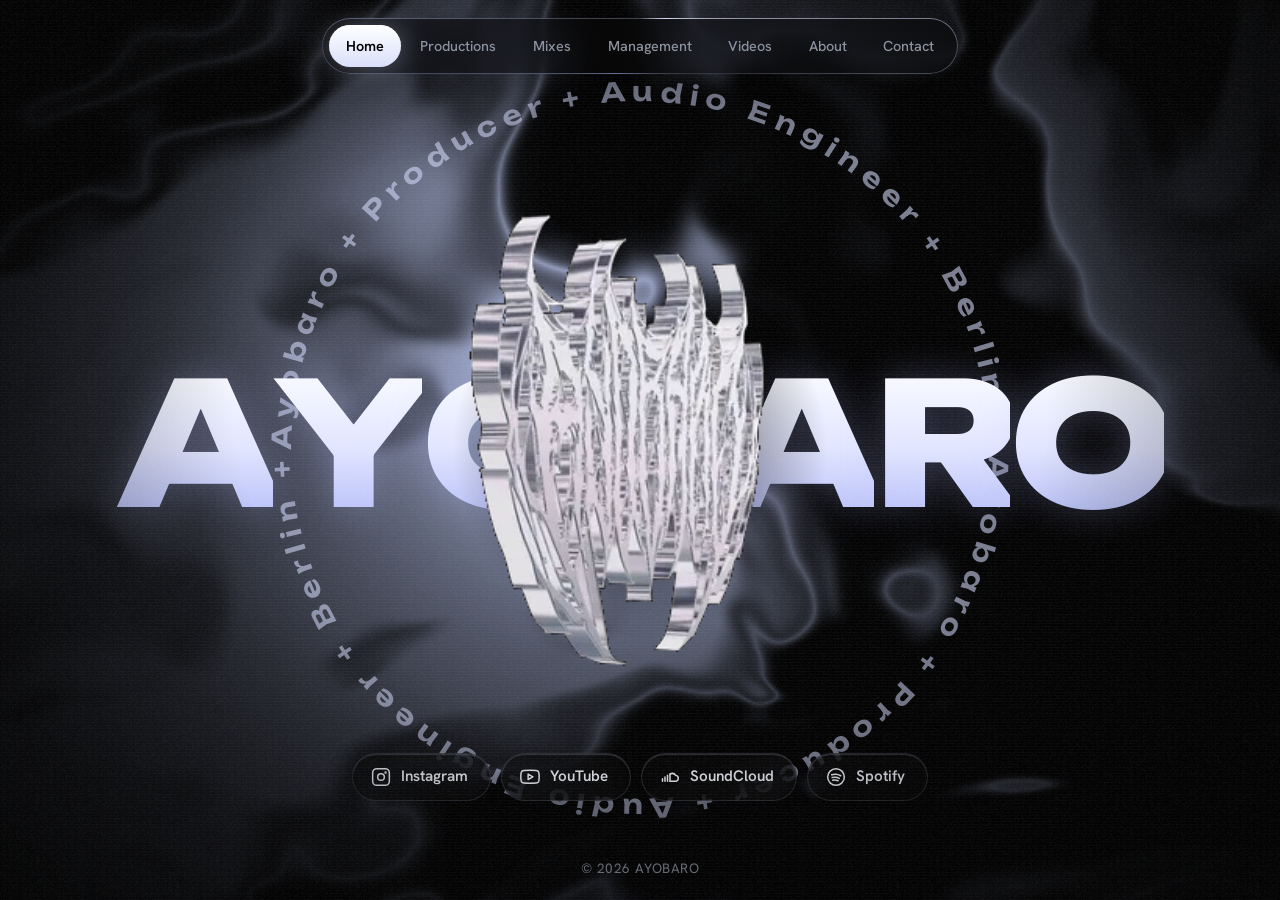
<file: index.html>
<!DOCTYPE html>
<html lang="en"><head><meta charset="UTF-8"><meta name="color-scheme" content="dark"><meta name="viewport" content="width=device-width,initial-scale=1"><title>AYOBARO</title><meta name="theme-color" content="#000000"><link rel="icon" href="images/favicon.png"><link rel="preload" href="fonts/unbounded.woff2" as="font" type="font/woff2" crossorigin><link rel="stylesheet" href="css/styles.css"></head>
<body class="home"><div class="bg"></div>
<header><button class="mb" aria-label="Menu" aria-expanded="false"><span></span><span></span></button><nav aria-label="Main"><a href="index.html" aria-current="page">Home</a><a href="productions.html">Productions</a><a href="mixes.html">Mixes</a><a href="management.html">Management</a><a href="videos.html">Videos</a><a href="about.html">About</a><a href="contact.html">Contact</a></nav></header>
<main class="hero"><h1 class="pt" aria-label="AYOBARO"><span class="chrome" style="--i:0" aria-hidden="true">A</span><span class="chrome" style="--i:1" aria-hidden="true">Y</span><span class="chrome" style="--i:2" aria-hidden="true">O</span><span class="chrome" style="--i:3" aria-hidden="true">B</span><span class="chrome" style="--i:4" aria-hidden="true">A</span><span class="chrome" style="--i:5" aria-hidden="true">R</span><span class="chrome" style="--i:6" aria-hidden="true">O</span></h1><div class="orb"><picture><source srcset="images/rotating.webp" type="image/webp"><img src="images/rotating.gif" alt="" aria-hidden="true" width="800" height="450"></picture></div><ul class="soc" aria-label="Social links"><li style="--i:0"><a href="https://instagram.com/ayobaroo" target="_blank" rel="noopener noreferrer"><svg viewBox="0 0 24 24" aria-hidden="true"><rect x="2" y="2" width="20" height="20" rx="5"/><circle cx="12" cy="12" r="4"/><circle cx="17.5" cy="6.5" r=".6"/></svg><span class="l">Instagram</span></a></li><li style="--i:1"><a href="https://youtube.com/@ayobaro" target="_blank" rel="noopener noreferrer"><svg viewBox="0 0 24 24" aria-hidden="true"><path d="M22.54 6.42a2.78 2.78 0 0 0-1.94-2C18.88 4 12 4 12 4s-6.88 0-8.6.46a2.78 2.78 0 0 0-1.94 2A29 29 0 0 0 1 11.75a29 29 0 0 0 .46 5.33A2.78 2.78 0 0 0 3.4 19c1.72.46 8.6.46 8.6.46s6.88 0 8.6-.46a2.78 2.78 0 0 0 1.94-2 29 29 0 0 0 .46-5.25 29 29 0 0 0-.46-5.33z"/><path d="M9.75 15.02 15.5 11.75 9.75 8.48z"/></svg><span class="l">YouTube</span></a></li><li style="--i:2"><a href="https://soundcloud.com/ayobaro" target="_blank" rel="noopener noreferrer"><svg viewBox="0 0 24 24" aria-hidden="true"><path d="M3 14v3M6 12v5M9 10v7M12 8.5V17"/><path d="M12 17h6.5a3.5 3.5 0 0 0 .5-6.95A5.5 5.5 0 0 0 12 8.5"/></svg><span class="l">SoundCloud</span></a></li><li style="--i:3"><a href="https://open.spotify.com/intl-de/artist/1rN9FThD4z9gshu4PEcCpV" target="_blank" rel="noopener noreferrer"><svg viewBox="0 0 24 24" aria-hidden="true"><circle cx="12" cy="12" r="10"/><path d="M6.8 9.4c3.7-1.1 7.8-.8 10.8 1.1M7.4 12.7c3-.9 6.1-.6 8.6 1M8 15.8c2.4-.6 4.6-.4 6.5.7"/></svg><span class="l">Spotify</span></a></li></ul></main>
<footer><p>© 2026 AYOBARO</p></footer><script src="js/main.js" defer></script></body></html>
</file>
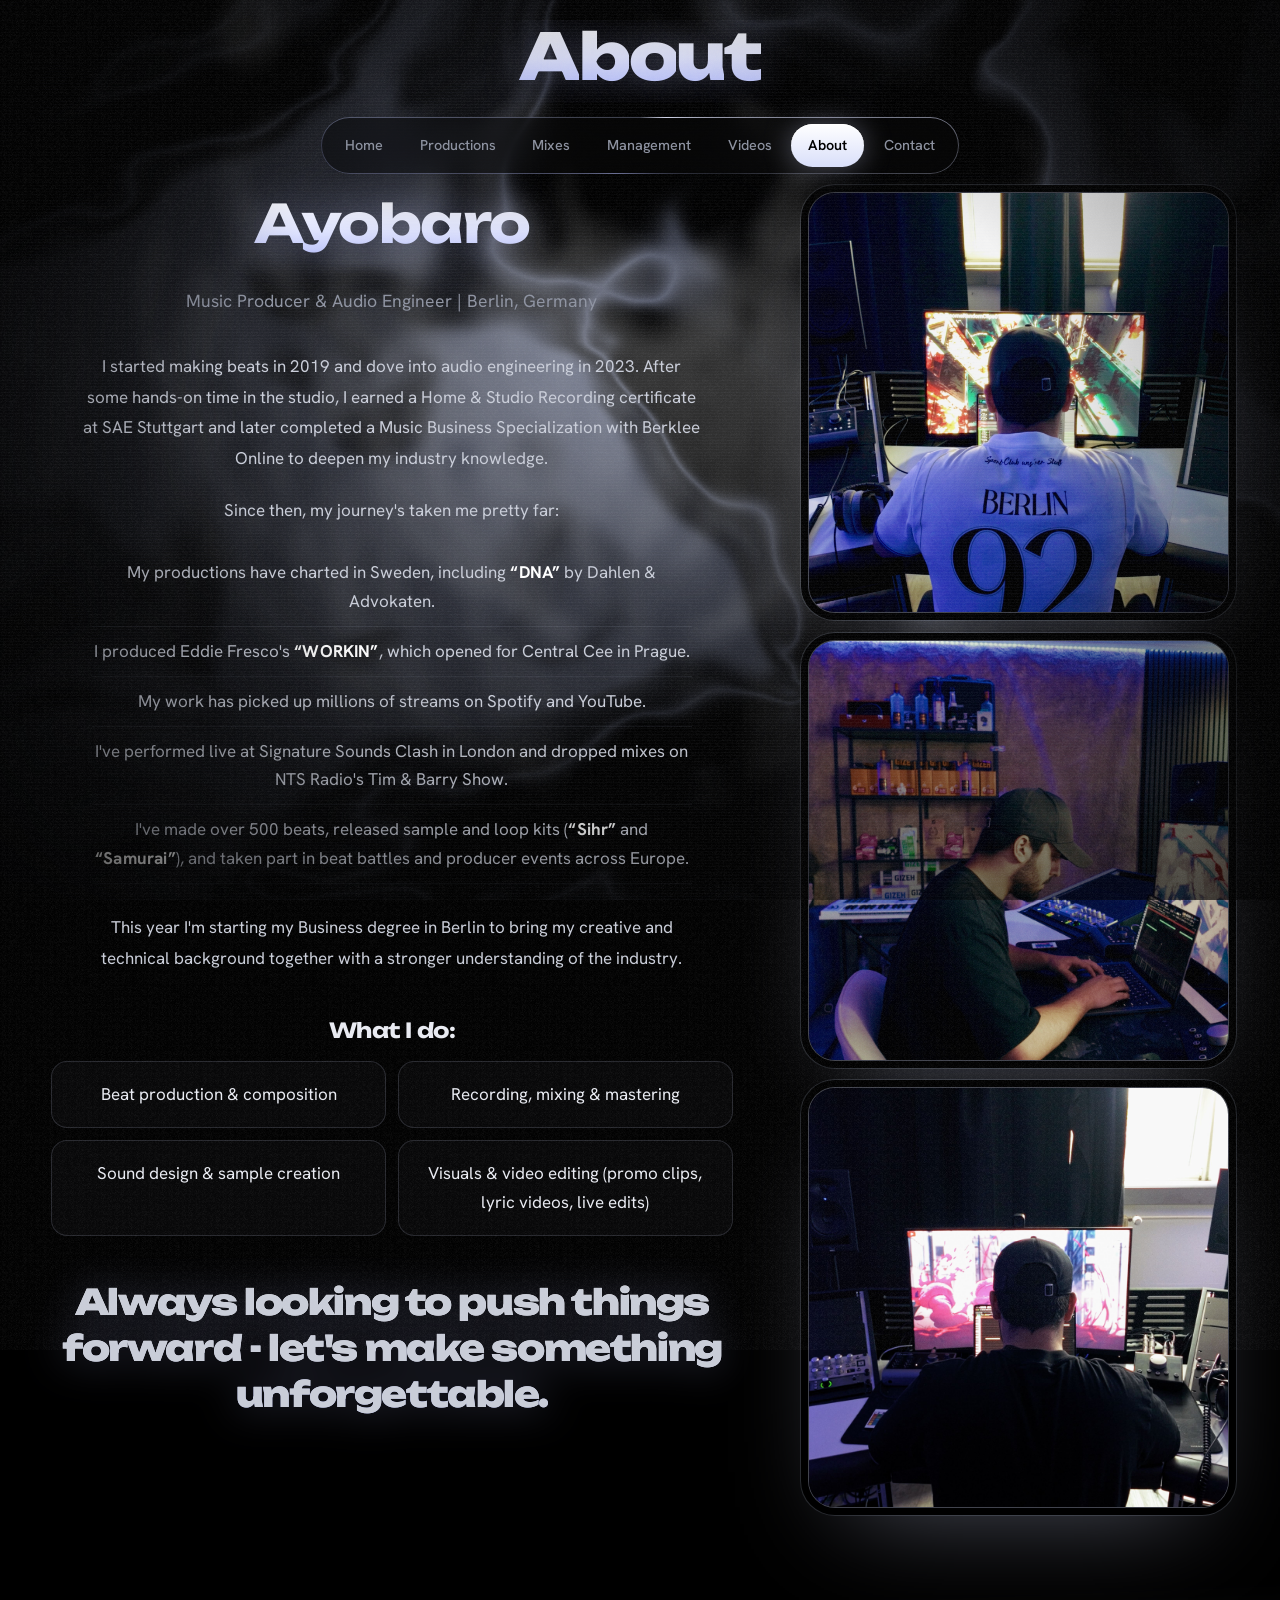
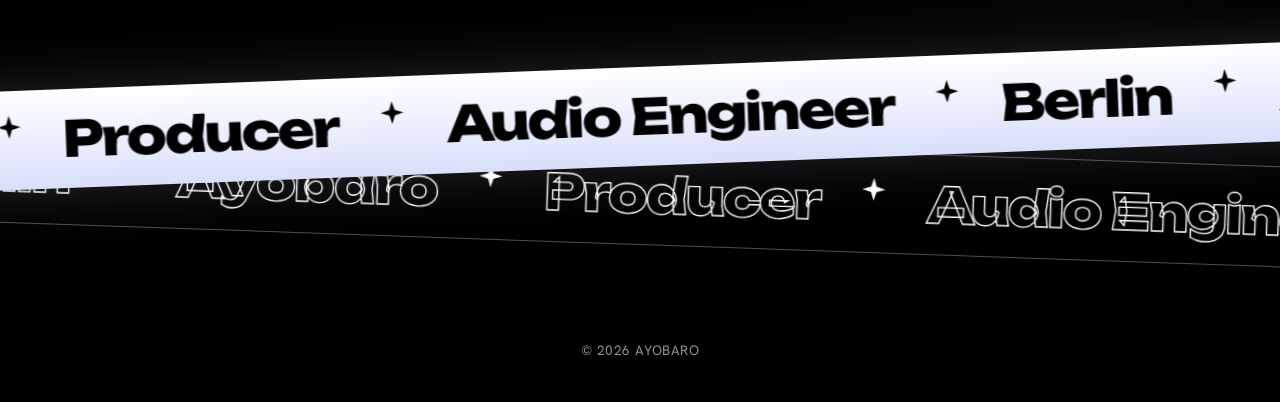
<file: about.html>
<!DOCTYPE html>
<html lang="en"><head><meta charset="UTF-8"><meta name="color-scheme" content="dark"><meta name="viewport" content="width=device-width,initial-scale=1"><title>Ayobaro | About</title><meta name="theme-color" content="#000000"><link rel="icon" href="images/favicon.png"><link rel="preload" href="fonts/unbounded.woff2" as="font" type="font/woff2" crossorigin><link rel="stylesheet" href="css/styles.css"></head>
<body class=""><div class="bg"></div>
<header><button class="mb" aria-label="Menu" aria-expanded="false"><span></span><span></span></button><nav aria-label="Main"><a href="index.html">Home</a><a href="productions.html">Productions</a><a href="mixes.html">Mixes</a><a href="management.html">Management</a><a href="videos.html">Videos</a><a href="about.html" aria-current="page">About</a><a href="contact.html">Contact</a></nav></header>
<main><h1 class="pt" aria-label="About"><span class="chrome" style="--i:0" aria-hidden="true">A</span><span class="chrome" style="--i:1" aria-hidden="true">b</span><span class="chrome" style="--i:2" aria-hidden="true">o</span><span class="chrome" style="--i:3" aria-hidden="true">u</span><span class="chrome" style="--i:4" aria-hidden="true">t</span></h1><section><div class="ab"><div><h2 class="chrome big">Ayobaro</h2><p class="sub">Music Producer &amp; Audio Engineer | Berlin, Germany</p>
<p>I started making beats in 2019 and dove into audio engineering in 2023. After some hands-on time in the studio, I earned a Home &amp; Studio Recording certificate at SAE Stuttgart and later completed a Music Business Specialization with Berklee Online to deepen my industry knowledge.</p>
<p>Since then, my journey's taken me pretty far:</p>
<ul class="hl"><li>My productions have charted in Sweden, including <em>“DNA”</em> by Dahlen &amp; Advokaten.</li><li>I produced Eddie Fresco's <em>“WORKIN”</em>, which opened for Central Cee in Prague.</li><li>My work has picked up millions of streams on Spotify and YouTube.</li><li>I've performed live at Signature Sounds Clash in London and dropped mixes on NTS Radio's Tim &amp; Barry Show.</li><li>I've made over 500 beats, released sample and loop kits (<em>“Sihr”</em> and <em>“Samurai”</em>), and taken part in beat battles and producer events across Europe.</li></ul>
<p>This year I'm starting my Business degree in Berlin to bring my creative and technical background together with a stronger understanding of the industry.</p>
<h3>What I do:</h3><ul class="do"><li>Beat production &amp; composition</li><li>Recording, mixing &amp; mastering</li><li>Sound design &amp; sample creation</li><li>Visuals &amp; video editing (promo clips, lyric videos, live edits)</li></ul>
<p class="end chrome">Always looking to push things forward - let's make something unforgettable.</p></div>
<aside><img class="tilt" src="images/About 1.jpg" alt="Ayobaro logo"><img class="tilt" src="images/About 2.jpg" alt="Ayobaro logo"><img class="tilt" src="images/About 3.jpg" alt="Ayobaro logo"></aside></div></section></main>
<footer><p>© 2026 AYOBARO</p></footer><script src="js/main.js" defer></script></body></html>
</file>
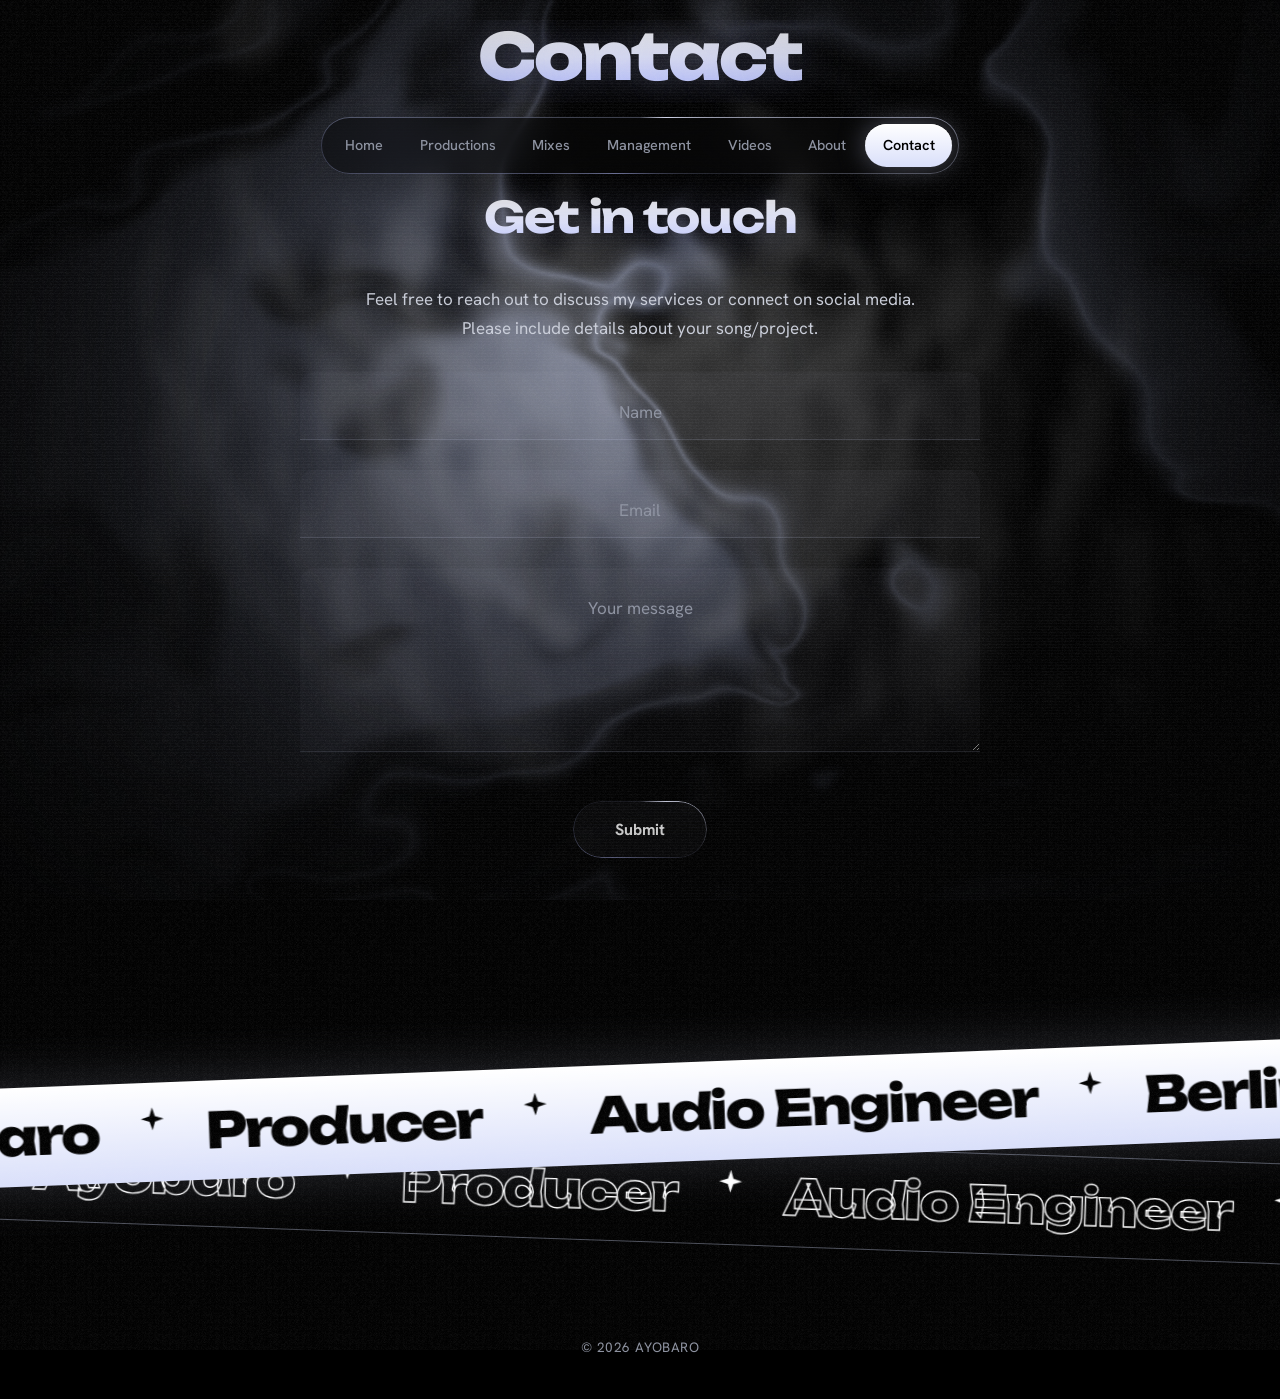
<file: contact.html>
<!DOCTYPE html>
<html lang="en"><head><meta charset="UTF-8"><meta name="color-scheme" content="dark"><meta name="viewport" content="width=device-width,initial-scale=1"><title>Ayobaro | Contact</title><meta name="theme-color" content="#000000"><link rel="icon" href="images/favicon.png"><link rel="preload" href="fonts/unbounded.woff2" as="font" type="font/woff2" crossorigin><link rel="stylesheet" href="css/styles.css"></head>
<body class=""><div class="bg"></div>
<header><button class="mb" aria-label="Menu" aria-expanded="false"><span></span><span></span></button><nav aria-label="Main"><a href="index.html">Home</a><a href="productions.html">Productions</a><a href="mixes.html">Mixes</a><a href="management.html">Management</a><a href="videos.html">Videos</a><a href="about.html">About</a><a href="contact.html" aria-current="page">Contact</a></nav></header>
<main><h1 class="pt" aria-label="Contact"><span class="chrome" style="--i:0" aria-hidden="true">C</span><span class="chrome" style="--i:1" aria-hidden="true">o</span><span class="chrome" style="--i:2" aria-hidden="true">n</span><span class="chrome" style="--i:3" aria-hidden="true">t</span><span class="chrome" style="--i:4" aria-hidden="true">a</span><span class="chrome" style="--i:5" aria-hidden="true">c</span><span class="chrome" style="--i:6" aria-hidden="true">t</span></h1><section class=""><h2 class="chrome">Get in touch</h2><div class="fc"><p class="lead">Feel free to reach out to discuss my services or connect on social media.<br>Please include details about your song/project.</p><form action="https://formspree.io/f/xvgkpbpq" method="POST"><div class="fg"><input id="name" name="name" type=text placeholder=" " required><label for="name">Name</label></div><div class="fg"><input id="email" name="email" type=email placeholder=" " required><label for="email">Email</label></div><div class="fg"><textarea id="message" name="message" rows=5 placeholder=" " required></textarea><label for="message">Your message</label></div><button class="btn" type="submit">Submit</button><p class="st" role="status" aria-live="polite"></p></form></div></section></main>
<footer><p>© 2026 AYOBARO</p></footer><script src="js/main.js" defer></script></body></html>
</file>
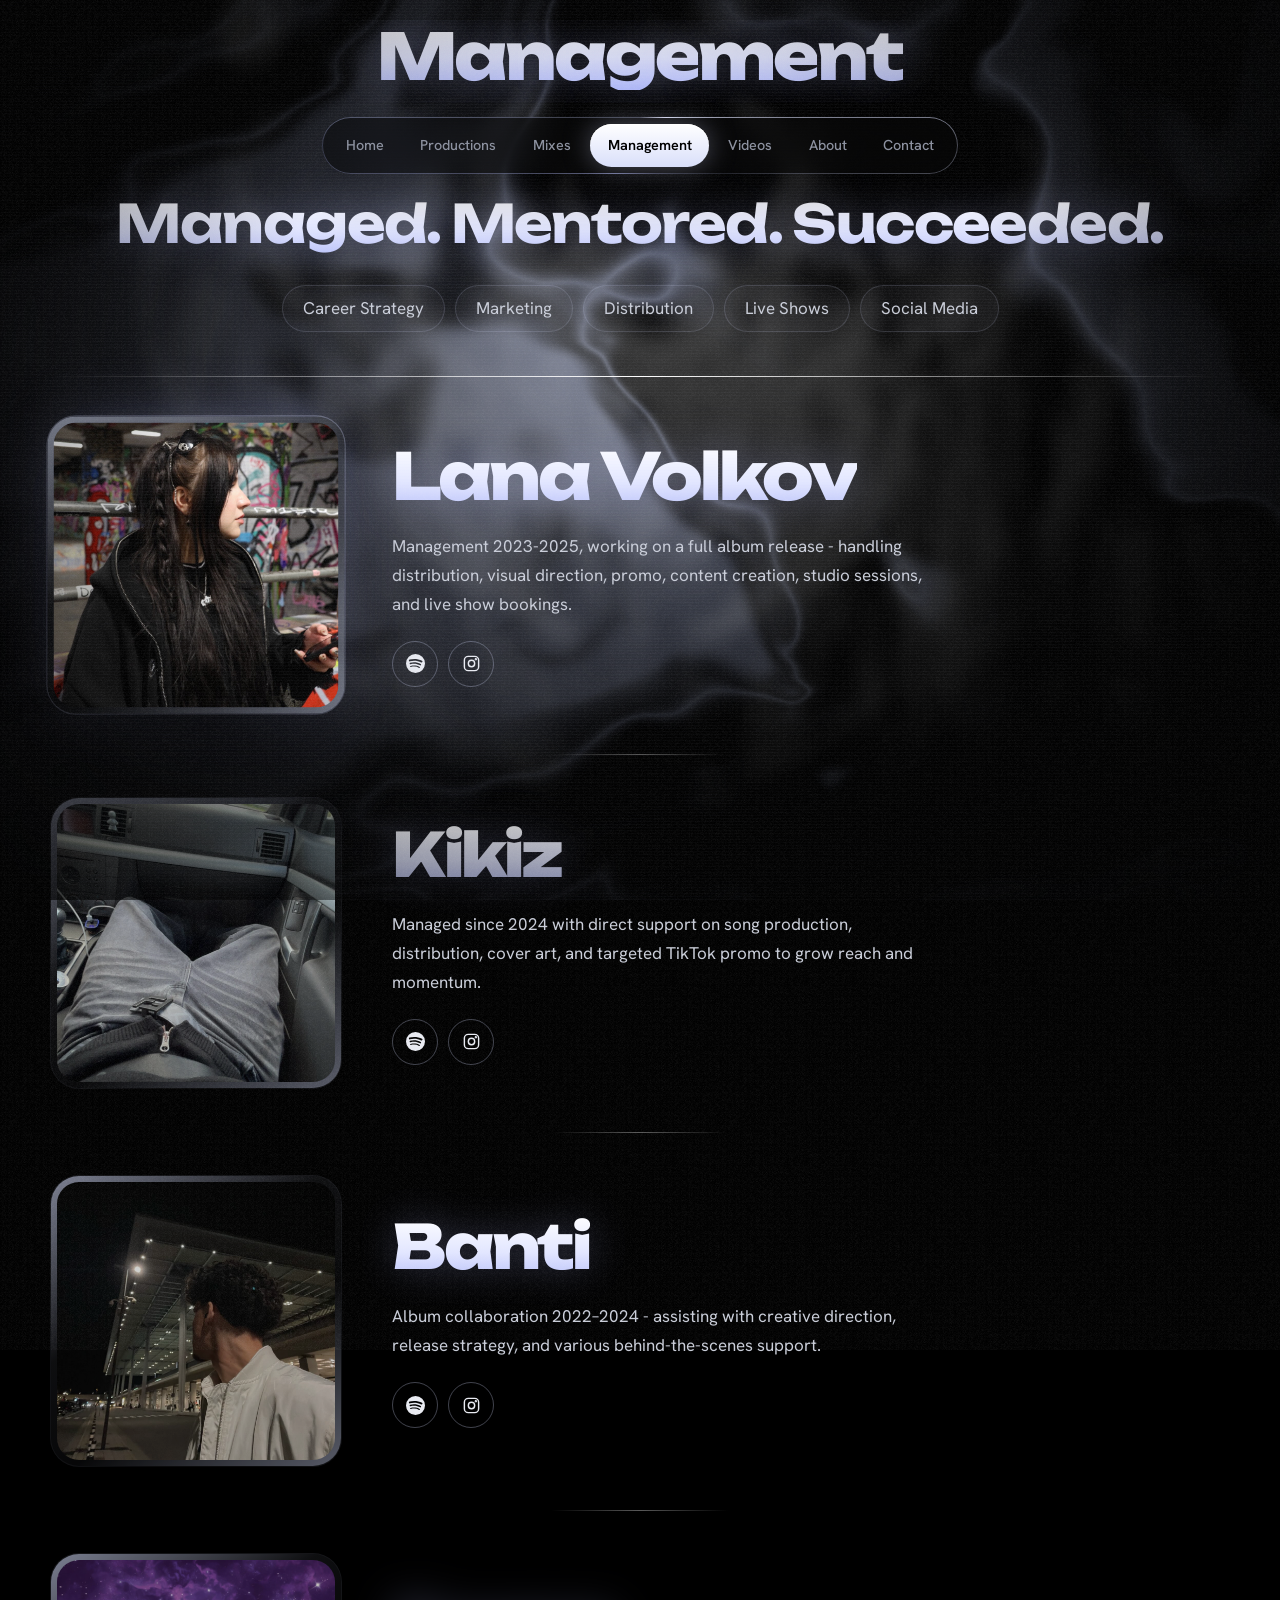
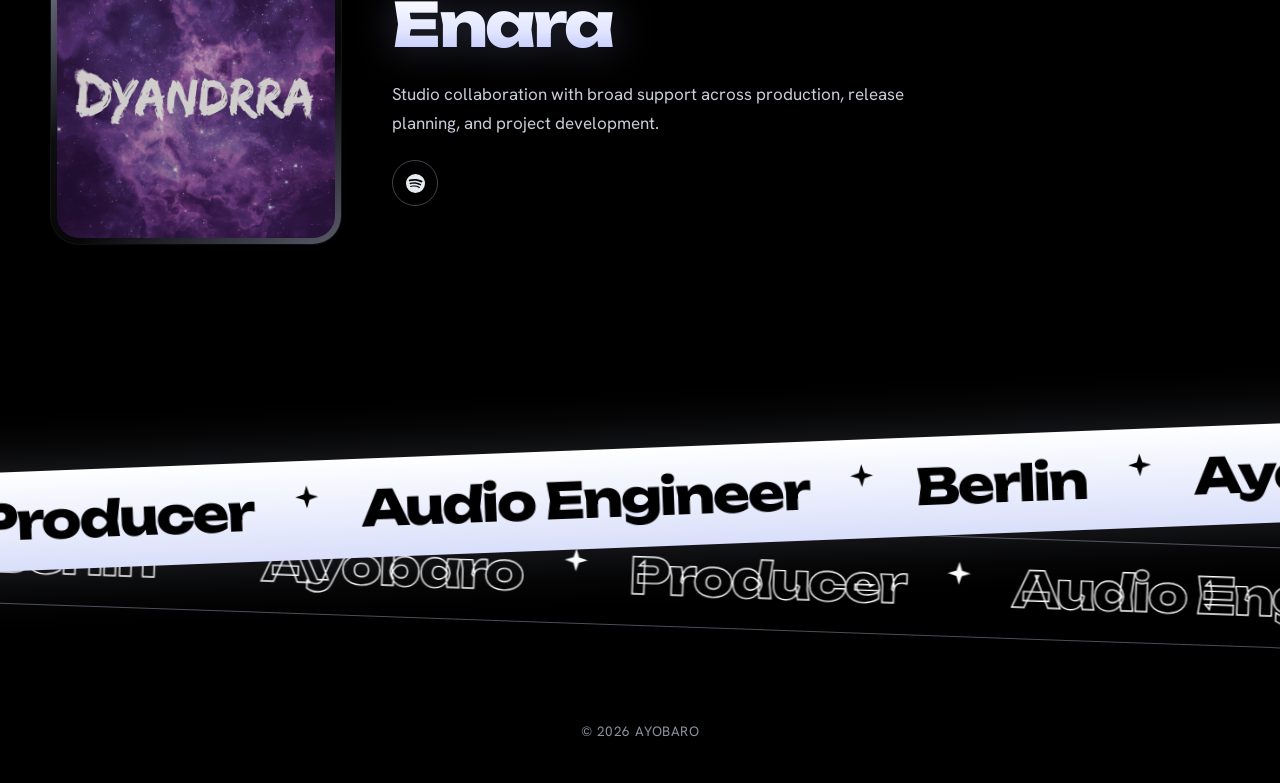
<file: management.html>
<!DOCTYPE html>
<html lang="en"><head><meta charset="UTF-8"><meta name="color-scheme" content="dark"><meta name="viewport" content="width=device-width,initial-scale=1"><title>Ayobaro | Management</title><meta name="theme-color" content="#000000"><link rel="icon" href="images/favicon.png"><link rel="preload" href="fonts/unbounded.woff2" as="font" type="font/woff2" crossorigin><link rel="stylesheet" href="css/styles.css"></head>
<body class=""><div class="bg"></div>
<header><button class="mb" aria-label="Menu" aria-expanded="false"><span></span><span></span></button><nav aria-label="Main"><a href="index.html">Home</a><a href="productions.html">Productions</a><a href="mixes.html">Mixes</a><a href="management.html" aria-current="page">Management</a><a href="videos.html">Videos</a><a href="about.html">About</a><a href="contact.html">Contact</a></nav></header>
<main><h1 class="pt" aria-label="Management"><span class="chrome" style="--i:0" aria-hidden="true">M</span><span class="chrome" style="--i:1" aria-hidden="true">a</span><span class="chrome" style="--i:2" aria-hidden="true">n</span><span class="chrome" style="--i:3" aria-hidden="true">a</span><span class="chrome" style="--i:4" aria-hidden="true">g</span><span class="chrome" style="--i:5" aria-hidden="true">e</span><span class="chrome" style="--i:6" aria-hidden="true">m</span><span class="chrome" style="--i:7" aria-hidden="true">e</span><span class="chrome" style="--i:8" aria-hidden="true">n</span><span class="chrome" style="--i:9" aria-hidden="true">t</span></h1><section><h2 class="chrome big">Managed. Mentored. Succeeded.</h2><ul class="tags"><li>Career Strategy</li><li>Marketing</li><li>Distribution</li><li>Live Shows</li><li>Social Media</li></ul><div class="al"><article class="art"><img src="images/artists/artist2.jpg" alt="Lana Volkov" loading="lazy"><div><h3 class="chrome">Lana Volkov</h3><p>Management 2023-2025, working on a full album release - handling distribution, visual direction, promo, content creation, studio sessions, and live show bookings.</p><div class="lk"><a href="https://open.spotify.com/artist/01SqRetauLOJPZnZTb6MXQ?si=Qt7evQIdSYeKZQ2ihKTonA" target="_blank" rel="noopener" aria-label="Lana Volkov on Spotify"><svg viewBox="0 0 24 24" aria-hidden="true"><path fill="currentColor" d="M12 0a12 12 0 100 24 12 12 0 000-24zm5.5 17.3a.75.75 0 01-1 .25c-2.8-1.7-6.3-2.1-10.4-1.1a.75.75 0 11-.35-1.45c4.5-1 8.4-.6 11.5 1.3.35.2.45.7.25 1zm1.5-3.3a.94.94 0 01-1.3.3c-3.2-2-8.1-2.6-11.9-1.4a.94.94 0 11-.55-1.8c4.3-1.3 9.7-.7 13.4 1.6.45.3.55.85.35 1.3zm.1-3.4C15.3 8.3 8.9 8.1 5.2 9.2a1.13 1.13 0 11-.65-2.15c4.2-1.3 11.3-1 15.7 1.6a1.13 1.13 0 11-1.15 1.95z"/></svg></a><a href="https://www.instagram.com/lanavolkov/" target="_blank" rel="noopener" aria-label="Lana Volkov on Instagram"><svg viewBox="0 0 24 24" fill="none" stroke="currentColor" stroke-width="1.8" aria-hidden="true"><rect x="3" y="3" width="18" height="18" rx="5"/><circle cx="12" cy="12" r="4"/><circle cx="17.5" cy="6.5" r=".6" fill="currentColor"/></svg></a></div></div></article><article class="art"><img src="images/artists/artist1.jpg" alt="Kikiz" loading="lazy"><div><h3 class="chrome">Kikiz</h3><p>Managed since 2024 with direct support on song production, distribution, cover art, and targeted TikTok promo to grow reach and momentum.</p><div class="lk"><a href="https://open.spotify.com/artist/0LDOsKUr0lmjbCvUeSi52w?si=jJrcFsqVT36WBSNgie4gQQ" target="_blank" rel="noopener" aria-label="Kikiz on Spotify"><svg viewBox="0 0 24 24" aria-hidden="true"><path fill="currentColor" d="M12 0a12 12 0 100 24 12 12 0 000-24zm5.5 17.3a.75.75 0 01-1 .25c-2.8-1.7-6.3-2.1-10.4-1.1a.75.75 0 11-.35-1.45c4.5-1 8.4-.6 11.5 1.3.35.2.45.7.25 1zm1.5-3.3a.94.94 0 01-1.3.3c-3.2-2-8.1-2.6-11.9-1.4a.94.94 0 11-.55-1.8c4.3-1.3 9.7-.7 13.4 1.6.45.3.55.85.35 1.3zm.1-3.4C15.3 8.3 8.9 8.1 5.2 9.2a1.13 1.13 0 11-.65-2.15c4.2-1.3 11.3-1 15.7 1.6a1.13 1.13 0 11-1.15 1.95z"/></svg></a><a href="https://www.instagram.com/kikiz485/" target="_blank" rel="noopener" aria-label="Kikiz on Instagram"><svg viewBox="0 0 24 24" fill="none" stroke="currentColor" stroke-width="1.8" aria-hidden="true"><rect x="3" y="3" width="18" height="18" rx="5"/><circle cx="12" cy="12" r="4"/><circle cx="17.5" cy="6.5" r=".6" fill="currentColor"/></svg></a></div></div></article><article class="art"><img src="images/artists/artist3.jpg" alt="Banti" loading="lazy"><div><h3 class="chrome">Banti</h3><p>Album collaboration 2022–2024 - assisting with creative direction, release strategy, and various behind-the-scenes support.</p><div class="lk"><a href="https://open.spotify.com/artist/676kOsk8SgmHH36TmcX9Hr?si=ZPGQauH1SBixRDlfBehVaQ" target="_blank" rel="noopener" aria-label="Banti on Spotify"><svg viewBox="0 0 24 24" aria-hidden="true"><path fill="currentColor" d="M12 0a12 12 0 100 24 12 12 0 000-24zm5.5 17.3a.75.75 0 01-1 .25c-2.8-1.7-6.3-2.1-10.4-1.1a.75.75 0 11-.35-1.45c4.5-1 8.4-.6 11.5 1.3.35.2.45.7.25 1zm1.5-3.3a.94.94 0 01-1.3.3c-3.2-2-8.1-2.6-11.9-1.4a.94.94 0 11-.55-1.8c4.3-1.3 9.7-.7 13.4 1.6.45.3.55.85.35 1.3zm.1-3.4C15.3 8.3 8.9 8.1 5.2 9.2a1.13 1.13 0 11-.65-2.15c4.2-1.3 11.3-1 15.7 1.6a1.13 1.13 0 11-1.15 1.95z"/></svg></a><a href="https://www.instagram.com/bantivsuniverse/" target="_blank" rel="noopener" aria-label="Banti on Instagram"><svg viewBox="0 0 24 24" fill="none" stroke="currentColor" stroke-width="1.8" aria-hidden="true"><rect x="3" y="3" width="18" height="18" rx="5"/><circle cx="12" cy="12" r="4"/><circle cx="17.5" cy="6.5" r=".6" fill="currentColor"/></svg></a></div></div></article><article class="art"><img src="images/artists/Mena.jpg" alt="Enara" loading="lazy"><div><h3 class="chrome">Enara</h3><p>Studio collaboration with broad support across production, release planning, and project development.</p><div class="lk"><a href="https://open.spotify.com/intl-de/artist/1UK2eTGCWepzXsbAMkNkfy?si=NCMO8mmkRY2VBJ66ClyP4w" target="_blank" rel="noopener" aria-label="Enara on Spotify"><svg viewBox="0 0 24 24" aria-hidden="true"><path fill="currentColor" d="M12 0a12 12 0 100 24 12 12 0 000-24zm5.5 17.3a.75.75 0 01-1 .25c-2.8-1.7-6.3-2.1-10.4-1.1a.75.75 0 11-.35-1.45c4.5-1 8.4-.6 11.5 1.3.35.2.45.7.25 1zm1.5-3.3a.94.94 0 01-1.3.3c-3.2-2-8.1-2.6-11.9-1.4a.94.94 0 11-.55-1.8c4.3-1.3 9.7-.7 13.4 1.6.45.3.55.85.35 1.3zm.1-3.4C15.3 8.3 8.9 8.1 5.2 9.2a1.13 1.13 0 11-.65-2.15c4.2-1.3 11.3-1 15.7 1.6a1.13 1.13 0 11-1.15 1.95z"/></svg></a></div></div></article></div></section></main>
<footer><p>© 2026 AYOBARO</p></footer><script src="js/main.js" defer></script></body></html>
</file>
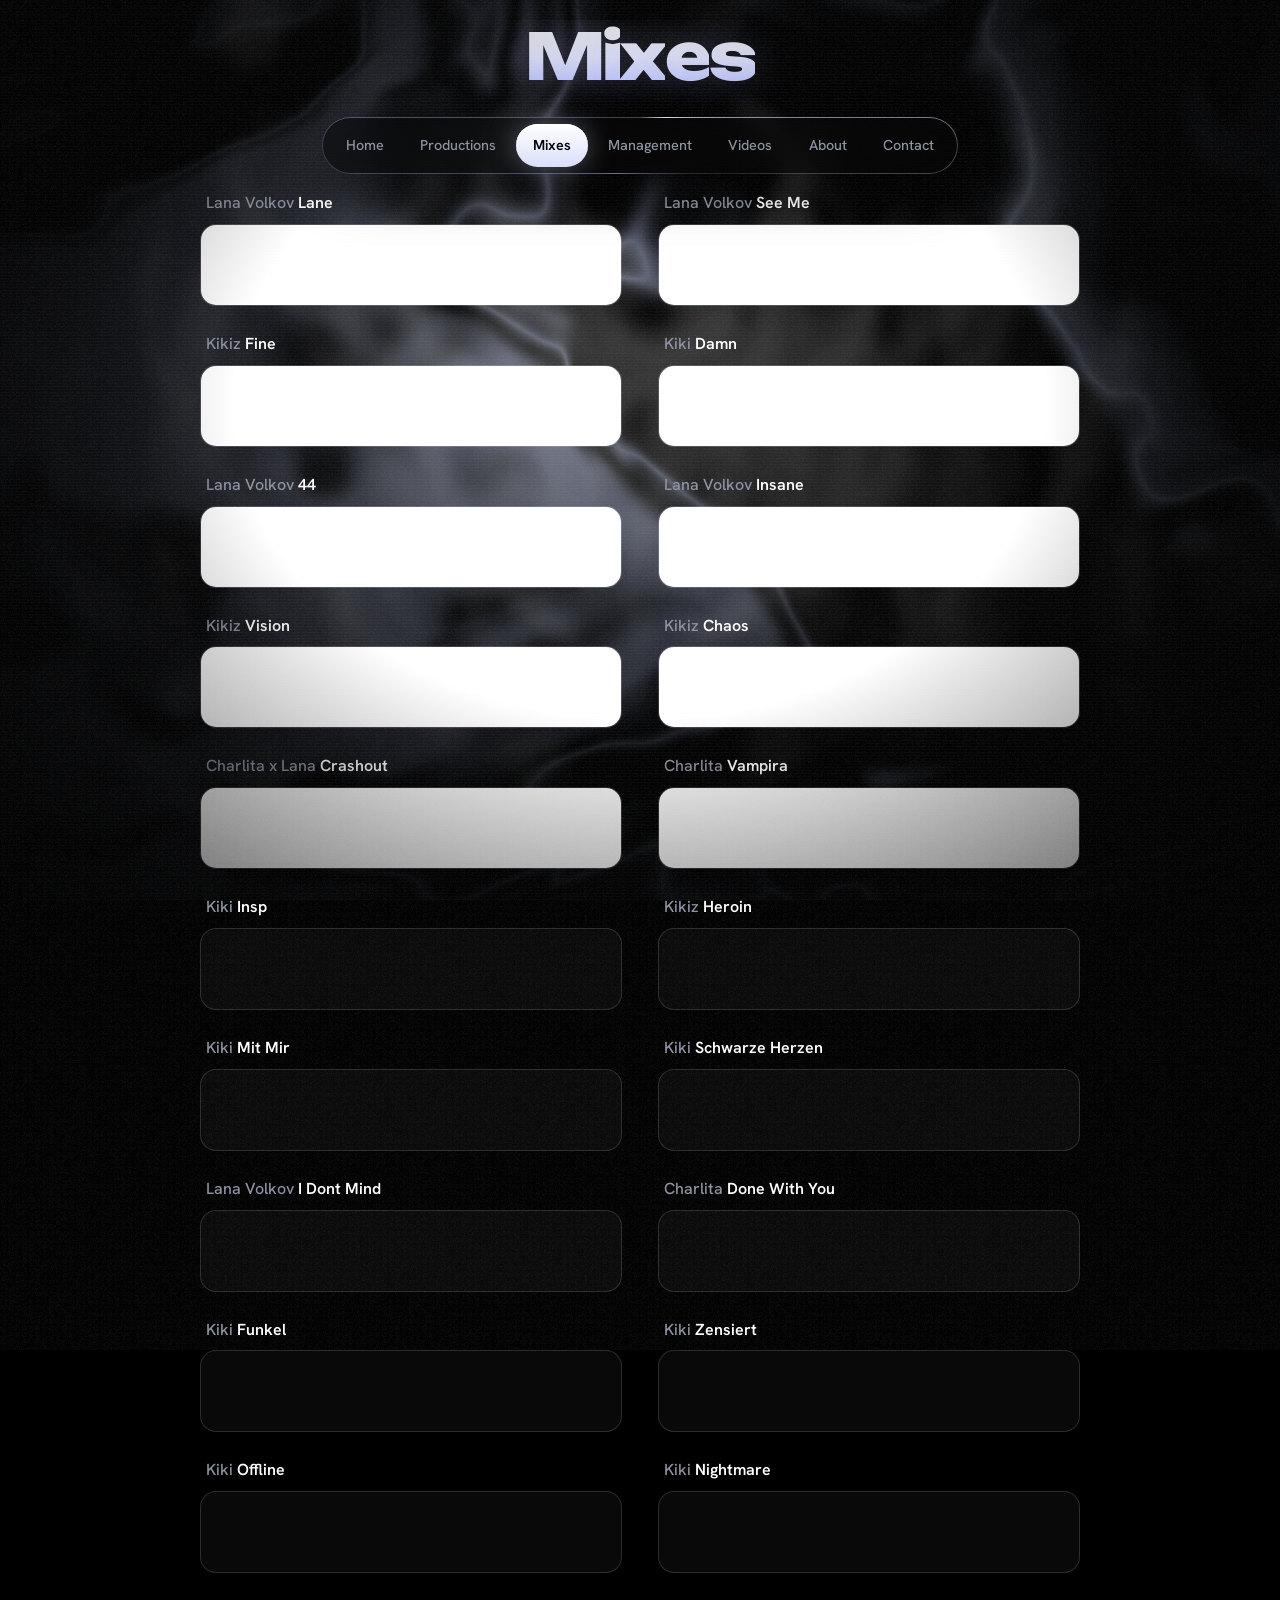
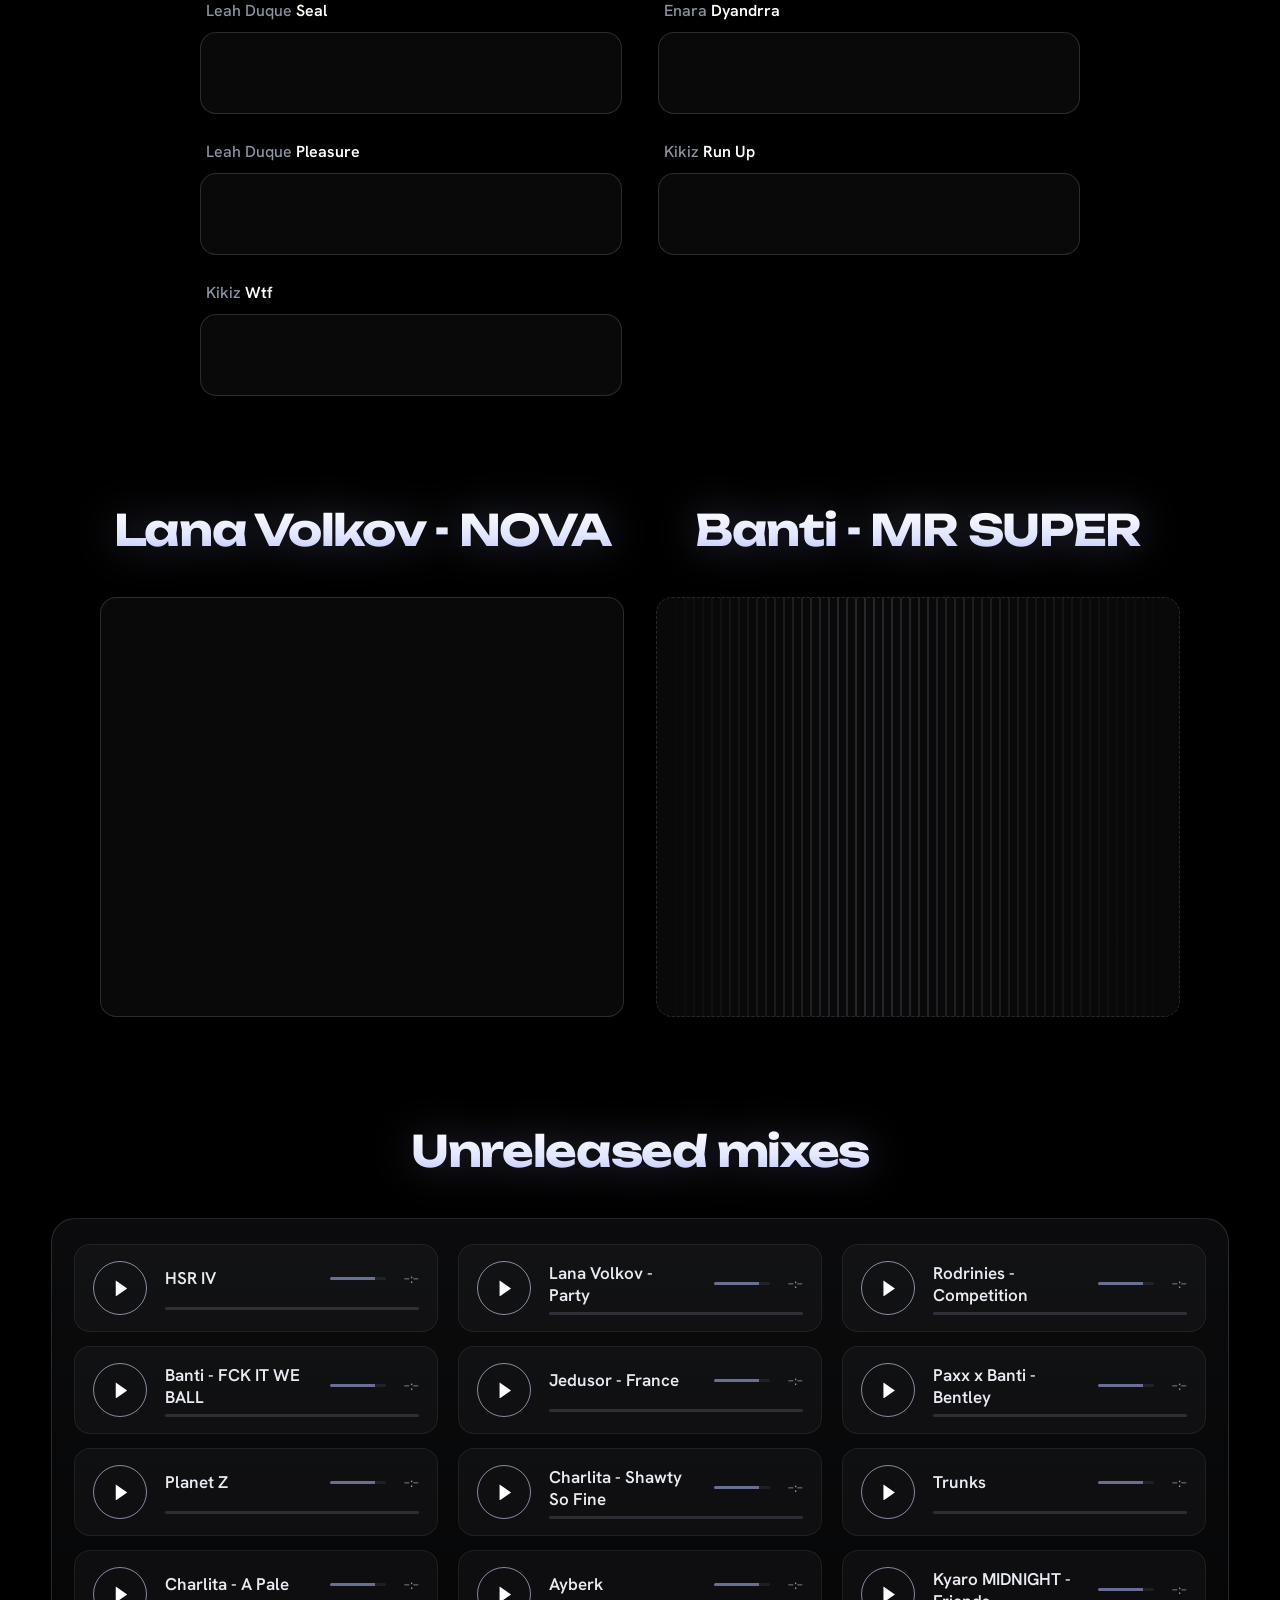
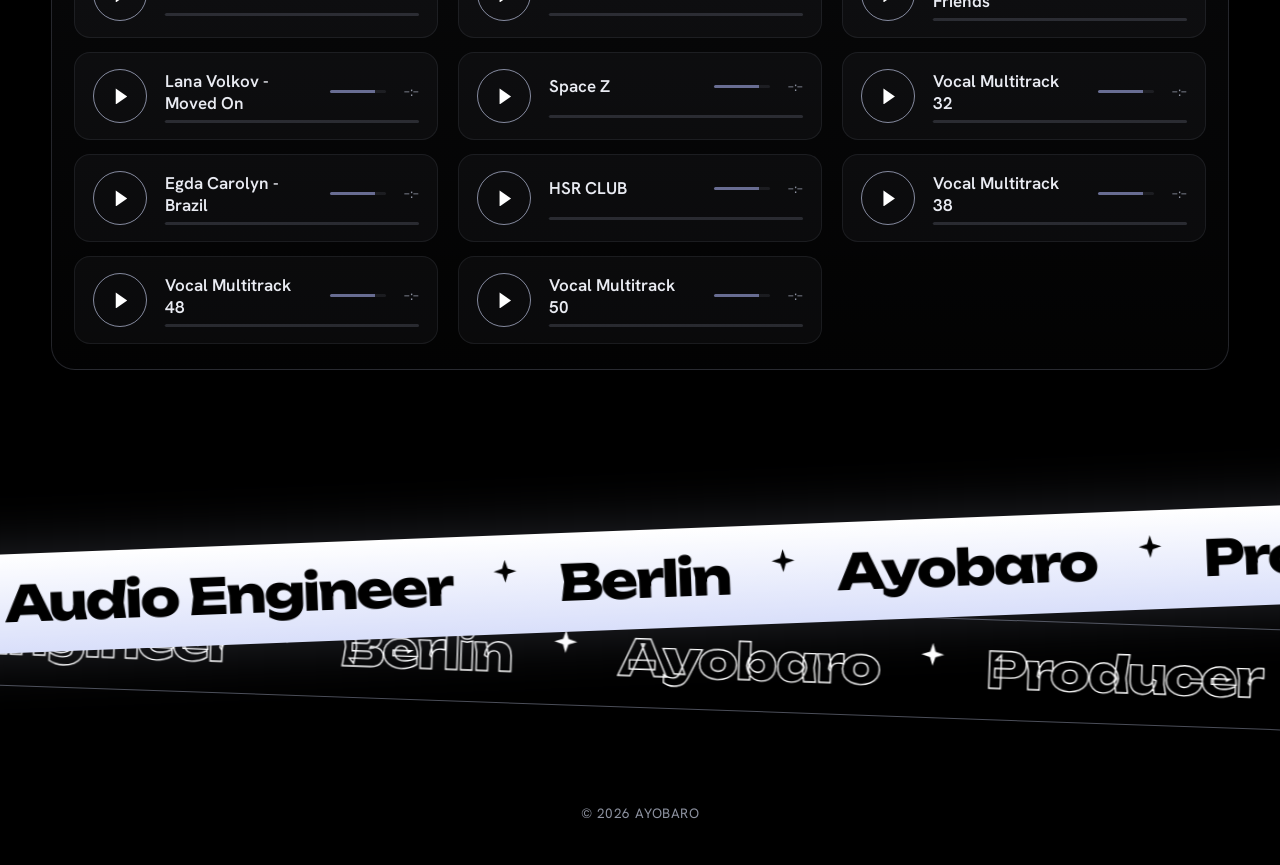
<file: mixes.html>
<!DOCTYPE html>
<html lang="en">

<head>
    <meta charset="UTF-8">
    <meta name="color-scheme" content="dark">
    <meta name="viewport" content="width=device-width,initial-scale=1">
    <title>Ayobaro | Mixes</title>
    <meta name="theme-color" content="#000000">
    <link rel="icon" href="images/favicon.png">
    <link rel="preload" href="fonts/unbounded.woff2" as="font" type="font/woff2" crossorigin>
    <link rel="stylesheet" href="css/styles.css">
</head>

<body class="">
    <div class="bg"></div>
    <header><button class="mb" aria-label="Menu" aria-expanded="false"><span></span><span></span></button>
        <nav aria-label="Main"><a href="index.html">Home</a><a href="productions.html">Productions</a><a
                href="mixes.html" aria-current="page">Mixes</a><a href="management.html">Management</a><a
                href="videos.html">Videos</a><a href="about.html">About</a><a href="contact.html">Contact</a></nav>
    </header>
    <main>
        <h1 class="pt" aria-label="Mixes"><span class="chrome" style="--i:0" aria-hidden="true">M</span><span
                class="chrome" style="--i:1" aria-hidden="true">i</span><span class="chrome" style="--i:2"
                aria-hidden="true">x</span><span class="chrome" style="--i:3" aria-hidden="true">e</span><span
                class="chrome" style="--i:4" aria-hidden="true">s</span></h1>
        <section>
            <div class="tg">
                <div class="trk">
                    <h3><span>Lana Volkov</span> Lane</h3><iframe class="sp"
                        src="https://open.spotify.com/embed/track/6m3YWmFMx2pXlZ07MCJIrO?utm_source=generator"
                        height="82" title="Lana Volkov - Lane" allow="encrypted-media" loading="lazy"></iframe>
                </div>
                <div class="trk">
                    <h3><span>Lana Volkov</span> See Me</h3><iframe class="sp"
                        src="https://open.spotify.com/embed/track/5bH0DSGLVvsLXEqRB1OLWw?utm_source=generator"
                        height="82" title="Lana Volkov - See Me" allow="encrypted-media" loading="lazy"></iframe>
                </div>
                <div class="trk">
                    <h3><span>Kikiz</span> Fine</h3><iframe class="sp"
                        src="https://open.spotify.com/embed/track/7a6gfSGNFKUATiGydfixrR?utm_source=generator"
                        height="82" title="Kikiz - Fine" allow="encrypted-media" loading="lazy"></iframe>
                </div>
                <div class="trk">
                    <h3><span>Kiki</span> Damn</h3><iframe class="sp"
                        src="https://open.spotify.com/embed/track/2PaXgPURsswex4RSD5OuYn?utm_source=generator"
                        height="82" title="Kiki - Damn" allow="encrypted-media" loading="lazy"></iframe>
                </div>
                <div class="trk">
                    <h3><span>Lana Volkov</span> 44</h3><iframe class="sp"
                        src="https://open.spotify.com/embed/track/5QviuRwKa19EohQP4mHpM4?utm_source=generator"
                        height="82" title="Lana Volkov - 44" allow="encrypted-media" loading="lazy"></iframe>
                </div>
                <div class="trk">
                    <h3><span>Lana Volkov</span> Insane</h3><iframe class="sp"
                        src="https://open.spotify.com/embed/track/47CMsdvpy0JABwZQGpug3R?utm_source=generator"
                        height="82" title="Lana Volkov - Insane" allow="encrypted-media" loading="lazy"></iframe>
                </div>
                <div class="trk">
                    <h3><span>Kikiz</span> Vision</h3><iframe class="sp"
                        src="https://open.spotify.com/embed/track/61xyAYNCZoBnGWAjfeFnPH?utm_source=generator"
                        height="82" title="Kikiz - Vision" allow="encrypted-media" loading="lazy"></iframe>
                </div>
                <div class="trk">
                    <h3><span>Kikiz</span> Chaos</h3><iframe class="sp"
                        src="https://open.spotify.com/embed/track/0AMoCjWhzx7bdUn3bSvdGH?utm_source=generator"
                        height="82" title="Kikiz - Chaos" allow="encrypted-media" loading="lazy"></iframe>
                </div>
                <div class="trk">
                    <h3><span>Charlita x Lana</span> Crashout</h3><iframe class="sp"
                        src="https://open.spotify.com/embed/track/2pe9QNl0Ru5m0DNl02AEiq?utm_source=generator"
                        height="82" title="Charlita x Lana - Crashout" allow="encrypted-media" loading="lazy"></iframe>
                </div>
                <div class="trk">
                    <h3><span>Charlita</span> Vampira</h3><iframe class="sp"
                        src="https://open.spotify.com/embed/track/5LHsp8LBXuxVCUjUheU5rs?utm_source=generator"
                        height="82" title="Charlita - Vampira" allow="encrypted-media" loading="lazy"></iframe>
                </div>
                <div class="trk">
                    <h3><span>Kiki</span> Insp</h3><iframe class="sp"
                        src="https://open.spotify.com/embed/track/59hENVf6FcTBpkzRHgXAAb?utm_source=generator"
                        height="82" title="Kiki - Insp" allow="encrypted-media" loading="lazy"></iframe>
                </div>
                <div class="trk">
                    <h3><span>Kikiz</span> Heroin</h3><iframe class="sp"
                        src="https://open.spotify.com/embed/track/3L9F0N72VWsMMG3Q8h7kfO?utm_source=generator"
                        height="82" title="Kikiz - Heroin" allow="encrypted-media" loading="lazy"></iframe>
                </div>
                <div class="trk">
                    <h3><span>Kiki</span> Mit Mir</h3><iframe class="sp"
                        src="https://open.spotify.com/embed/track/4L92YBzrXpBrFX4TNx4xho?utm_source=generator"
                        height="82" title="Kiki - Mit Mir" allow="encrypted-media" loading="lazy"></iframe>
                </div>
                <div class="trk">
                    <h3><span>Kiki</span> Schwarze Herzen</h3><iframe class="sp"
                        src="https://open.spotify.com/embed/track/7pujrgltNAMAQ1AiyFLrPW?utm_source=generator"
                        height="82" title="Kiki - Schwarze Herzen" allow="encrypted-media" loading="lazy"></iframe>
                </div>
                <div class="trk">
                    <h3><span>Lana Volkov</span> I Dont Mind</h3><iframe class="sp"
                        src="https://open.spotify.com/embed/track/1NXyeJBRABy1xCdaT7YxIm?utm_source=generator"
                        height="82" title="Lana Volkov - I Dont Mind" allow="encrypted-media" loading="lazy"></iframe>
                </div>
                <div class="trk">
                    <h3><span>Charlita</span> Done With You</h3><iframe class="sp"
                        src="https://open.spotify.com/embed/track/6M3pUeRTog8qKUZ2viwj7u?utm_source=generator"
                        height="82" title="Charlita - Done With You" allow="encrypted-media" loading="lazy"></iframe>
                </div>
                <div class="trk">
                    <h3><span>Kiki</span> Funkel</h3><iframe class="sp"
                        src="https://open.spotify.com/embed/track/22JbyQIMCYU8gbc99VhaTT?utm_source=generator"
                        height="82" title="Kiki - Funkel" allow="encrypted-media" loading="lazy"></iframe>
                </div>
                <div class="trk">
                    <h3><span>Kiki</span> Zensiert</h3><iframe class="sp"
                        src="https://open.spotify.com/embed/track/0g0cDH96oF2gvq20fMIEDi?utm_source=generator"
                        height="82" title="Kiki - Zensiert" allow="encrypted-media" loading="lazy"></iframe>
                </div>
                <div class="trk">
                    <h3><span>Kiki</span> Offline</h3><iframe class="sp"
                        src="https://open.spotify.com/embed/track/0nDC7v2BOt7NTxjTxNewLr?utm_source=generator"
                        height="82" title="Kiki - Offline" allow="encrypted-media" loading="lazy"></iframe>
                </div>
                <div class="trk">
                    <h3><span>Kiki</span> Nightmare</h3><iframe class="sp"
                        src="https://open.spotify.com/embed/track/7jc80TTzibEjlPBwhn0geN?utm_source=generator"
                        height="82" title="Kiki - Nightmare" allow="encrypted-media" loading="lazy"></iframe>
                </div>
                <div class="trk">
                    <h3><span>Leah Duque</span> Seal</h3><iframe class="sp"
                        src="https://open.spotify.com/embed/track/5Qm93FDefj8NDJ8vF1tT0q?utm_source=generator"
                        height="82" title="Leah Duque - Seal" allow="encrypted-media" loading="lazy"></iframe>
                </div>
                <div class="trk">
                    <h3><span>Enara</span> Dyandrra</h3><iframe class="sp"
                        src="https://open.spotify.com/embed/track/6nzyei7EyCGfri4mEc1noi?utm_source=generator"
                        height="82" title="Enara - Dyandrra" allow="encrypted-media" loading="lazy"></iframe>
                </div>
                <div class="trk">
                    <h3><span>Leah Duque</span> Pleasure</h3><iframe class="sp"
                        src="https://open.spotify.com/embed/track/4dy8loGG6vKhXEgCYs3fvb?utm_source=generator"
                        height="82" title="Leah Duque - Pleasure" allow="encrypted-media" loading="lazy"></iframe>
                </div>
                <div class="trk">
                    <h3><span>Kikiz</span> Run Up</h3><iframe class="sp"
                        src="https://open.spotify.com/embed/track/4uHLlyqvt7rknlYGPiNn56?utm_source=generator"
                        height="82" title="Kikiz - Run Up" allow="encrypted-media" loading="lazy"></iframe>
                </div>
                <div class="trk">
                    <h3><span>Kikiz</span> Wtf</h3><iframe class="sp"
                        src="https://open.spotify.com/embed/track/2c1J77B8cd8yLdYaVK56Tg?utm_source=generator"
                        height="82" title="Kikiz - Wtf" allow="encrypted-media" loading="lazy"></iframe>
                </div>
            </div>
        </section>
        <section class="">
            <div class="tg duo">
                <div>
                    <h2 class="chrome">Lana Volkov - NOVA</h2><iframe class="sp"
                        src="https://open.spotify.com/embed/album/7IdDxC76qYmWCFAGrsrqgg?utm_source=generator"
                        height="420" title="Lana Volkov - NOVA" allow="encrypted-media" loading="lazy"></iframe>
                </div>
                <div>
                    <h2 class="chrome">Banti - MR SUPER</h2>
                    <div class="sp lockd" role="img" aria-label="Player not available yet"><i></i></div>
                </div>
            </div>
        </section>
        <section class="">
            <h2 class="chrome">Unreleased mixes</h2>
            <div class=ml>
                <div class="mix" data-src="audio/mixes/HSR IV.mp3"><button class="pb" aria-label="Play HSR IV"
                        aria-pressed="false"></button><b>HSR IV</b><time>–:–</time><input type="range" min="0"
                        max="1000" value="0" aria-label="Seek HSR IV"></div>
                <div class="mix" data-src="audio/mixes/Lana Volkov - Party (prod. Ghostyufo).mp3"><button class="pb"
                        aria-label="Play Lana Volkov - Party" aria-pressed="false"></button><b>Lana Volkov -
                        Party</b><time>–:–</time><input type="range" min="0" max="1000" value="0"
                        aria-label="Seek Lana Volkov - Party"></div>
                <div class="mix" data-src="audio/mixes/Rodrinies - Competition.mp3"><button class="pb"
                        aria-label="Play Rodrinies - Competition" aria-pressed="false"></button><b>Rodrinies -
                        Competition</b><time>–:–</time><input type="range" min="0" max="1000" value="0"
                        aria-label="Seek Rodrinies - Competition"></div>
                <div class="mix" data-src="audio/mixes/Banti - FCK IT WE BALL (prod. Ayobaro).mp3"><button class="pb"
                        aria-label="Play Banti - FCK IT WE BALL" aria-pressed="false"></button><b>Banti - FCK IT WE
                        BALL</b><time>–:–</time><input type="range" min="0" max="1000" value="0"
                        aria-label="Seek Banti - FCK IT WE BALL"></div>
                <div class="mix" data-src="audio/mixes/Jedusor - France.mp3"><button class="pb"
                        aria-label="Play Jedusor - France" aria-pressed="false"></button><b>Jedusor -
                        France</b><time>–:–</time><input type="range" min="0" max="1000" value="0"
                        aria-label="Seek Jedusor - France"></div>
                <div class="mix" data-src="audio/mixes/paxx x banti - BENTLEY - prod. ayobaro.mp3"><button class="pb"
                        aria-label="Play Paxx x Banti - Bentley" aria-pressed="false"></button><b>Paxx x Banti -
                        Bentley</b><time>–:–</time><input type="range" min="0" max="1000" value="0"
                        aria-label="Seek Paxx x Banti - Bentley"></div>
                <div class="mix" data-src="audio/mixes/Leon 28.05.26 2.mp3"><button class="pb"
                        aria-label="Play Planet Z" aria-pressed="false"></button><b>Planet Z</b><time>–:–</time><input
                        type="range" min="0" max="1000" value="0" aria-label="Seek Planet Z"></div>
                <div class="mix" data-src="audio/mixes/Charlita - Shawty So Fine.mp3"><button class="pb"
                        aria-label="Play Charlita - Shawty So Fine" aria-pressed="false"></button><b>Charlita - Shawty
                        So Fine</b><time>–:–</time><input type="range" min="0" max="1000" value="0"
                        aria-label="Seek Charlita - Shawty So Fine"></div>
                <div class="mix" data-src="audio/mixes/TT.mp3"><button class="pb" aria-label="Play Trunks"
                        aria-pressed="false"></button><b>Trunks</b><time>–:–</time><input type="range" min="0"
                        max="1000" value="0" aria-label="Seek Trunks"></div>
                <div class="mix" data-src="audio/mixes/Charlita - A PALE.mp3"><button class="pb"
                        aria-label="Play Charlita - A Pale" aria-pressed="false"></button><b>Charlita - A
                        Pale</b><time>–:–</time><input type="range" min="0" max="1000" value="0"
                        aria-label="Seek Charlita - A Pale"></div>
                <div class="mix" data-src="audio/mixes/Ayberk - Session 1.mp3"><button class="pb"
                        aria-label="Play Ayberk" aria-pressed="false"></button><b>Ayberk</b><time>–:–</time><input
                        type="range" min="0" max="1000" value="0" aria-label="Seek Ayberk"></div>
                <div class="mix" data-src="audio/mixes/Kyaro MIDNIGHT - Let&#x27;s Be Friends.mp3"><button class="pb"
                        aria-label="Play Kyaro MIDNIGHT - Friends" aria-pressed="false"></button><b>Kyaro MIDNIGHT -
                        Friends</b><time>–:–</time><input type="range" min="0" max="1000" value="0"
                        aria-label="Seek Kyaro MIDNIGHT - Friends"></div>
                <div class="mix" data-src="audio/mixes/Lana Volkov - Moved On.mp3"><button class="pb"
                        aria-label="Play Lana Volkov - Moved On" aria-pressed="false"></button><b>Lana Volkov - Moved
                        On</b><time>–:–</time><input type="range" min="0" max="1000" value="0"
                        aria-label="Seek Lana Volkov - Moved On"></div>
                <div class="mix" data-src="audio/mixes/Leon 22.05 1.mp3"><button class="pb" aria-label="Play Space Z"
                        aria-pressed="false"></button><b>Space Z</b><time>–:–</time><input type="range" min="0"
                        max="1000" value="0" aria-label="Seek Space Z"></div>
                <div class="mix" data-src="audio/mixes/Vocal Multitrack 32.mp3"><button class="pb"
                        aria-label="Play Vocal Multitrack 32" aria-pressed="false"></button><b>Vocal Multitrack
                        32</b><time>–:–</time><input type="range" min="0" max="1000" value="0"
                        aria-label="Seek Vocal Multitrack 32"></div>
                <div class="mix" data-src="audio/mixes/Egda Carolyn - Brazil.mp3"><button class="pb"
                        aria-label="Play Egda Carolyn - Brazil" aria-pressed="false"></button><b>Egda Carolyn -
                        Brazil</b><time>–:–</time><input type="range" min="0" max="1000" value="0"
                        aria-label="Seek Egda Carolyn - Brazil"></div>
                <div class="mix" data-src="audio/mixes/HSR CLUB.mp3"><button class="pb" aria-label="Play HSR CLUB"
                        aria-pressed="false"></button><b>HSR CLUB</b><time>–:–</time><input type="range" min="0"
                        max="1000" value="0" aria-label="Seek HSR CLUB"></div>
                <div class="mix" data-src="audio/mixes/Vocal Multitrack 38.mp3"><button class="pb"
                        aria-label="Play Vocal Multitrack 38" aria-pressed="false"></button><b>Vocal Multitrack
                        38</b><time>–:–</time><input type="range" min="0" max="1000" value="0"
                        aria-label="Seek Vocal Multitrack 38"></div>
                <div class="mix" data-src="audio/mixes/Vocal Multitrack 48.mp3"><button class="pb"
                        aria-label="Play Vocal Multitrack 48" aria-pressed="false"></button><b>Vocal Multitrack
                        48</b><time>–:–</time><input type="range" min="0" max="1000" value="0"
                        aria-label="Seek Vocal Multitrack 48"></div>
                <div class="mix" data-src="audio/mixes/Vocal Multitrack 50.mp3"><button class="pb"
                        aria-label="Play Vocal Multitrack 50" aria-pressed="false"></button><b>Vocal Multitrack
                        50</b><time>–:–</time><input type="range" min="0" max="1000" value="0"
                        aria-label="Seek Vocal Multitrack 50"></div>
            </div>
        </section>
    </main>
    <footer>
        <p>© 2026 AYOBARO</p>
    </footer>
    <script src="js/main.js" defer></script>
</body>

</html>
</file>
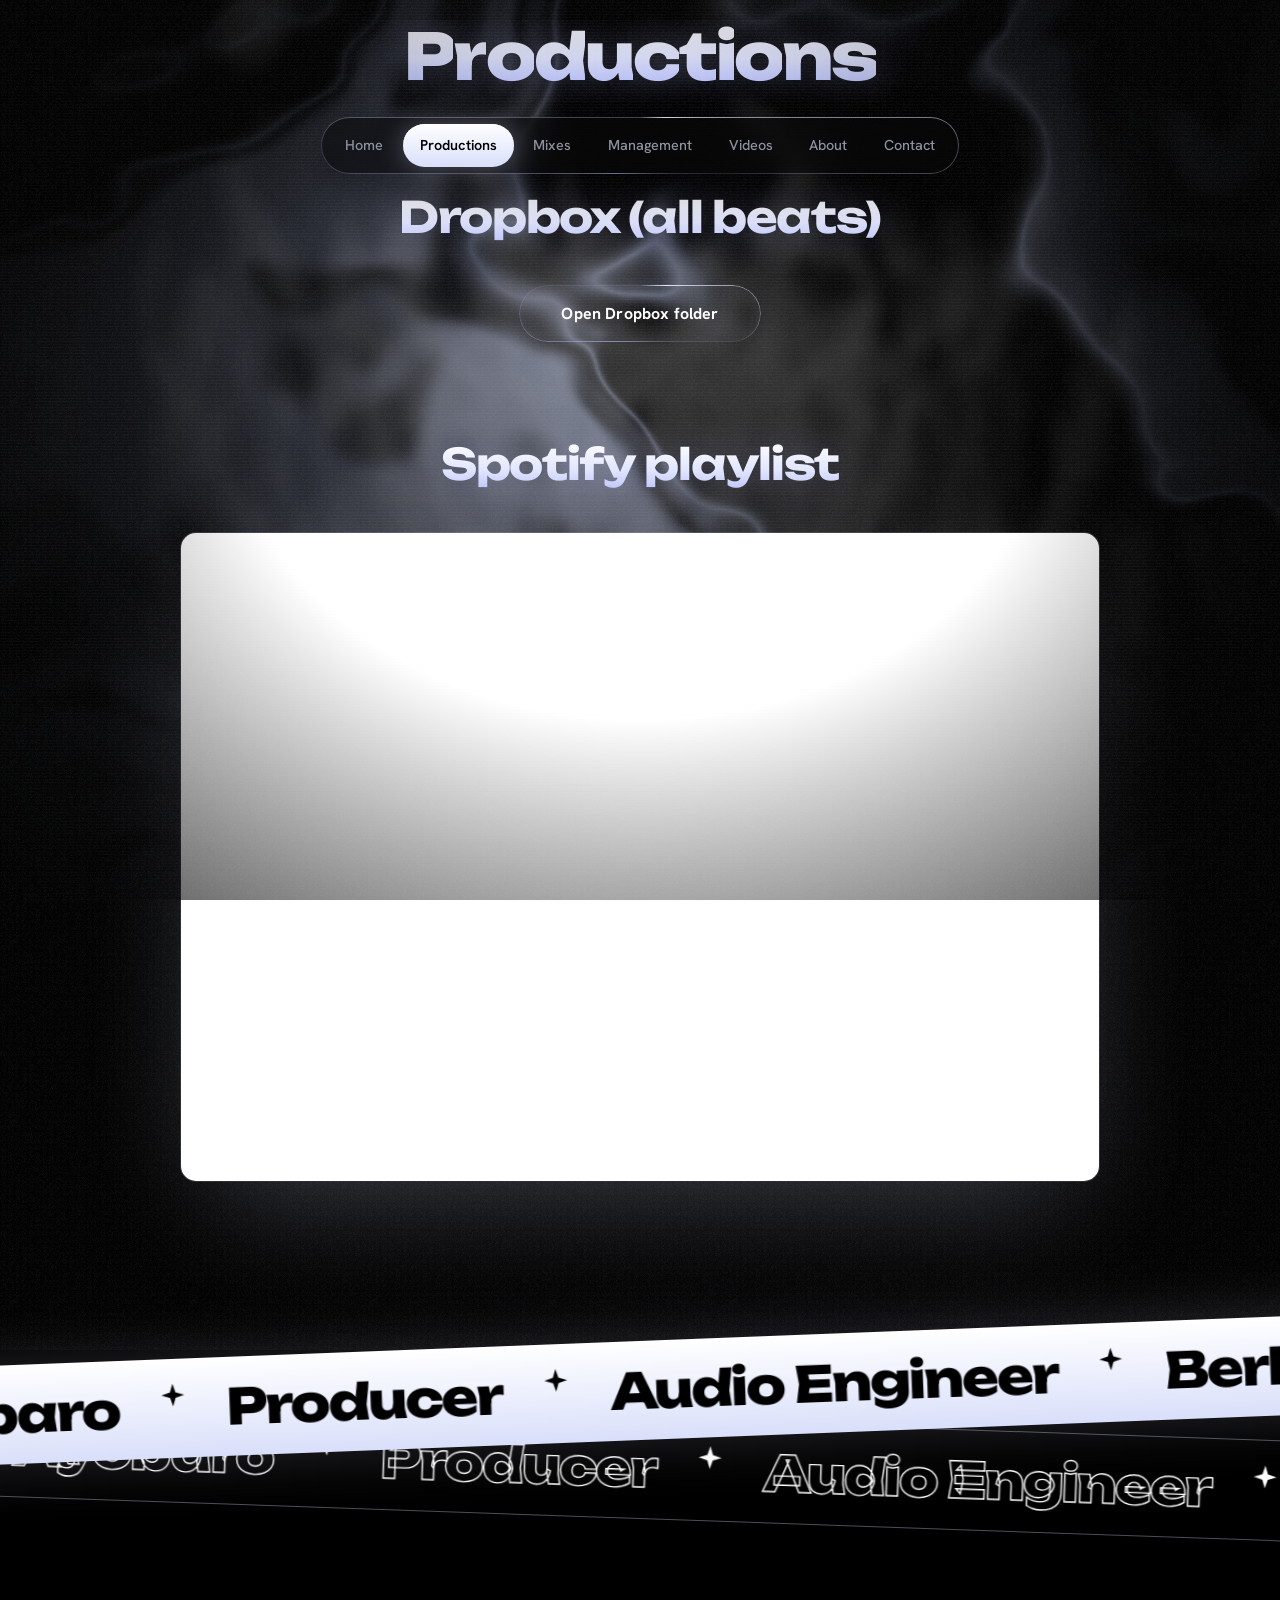
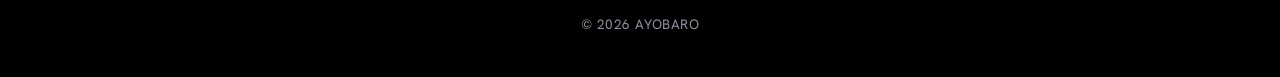
<file: productions.html>
<!DOCTYPE html>
<html lang="en"><head><meta charset="UTF-8"><meta name="color-scheme" content="dark"><meta name="viewport" content="width=device-width,initial-scale=1"><title>Ayobaro | Productions</title><meta name="theme-color" content="#000000"><link rel="icon" href="images/favicon.png"><link rel="preload" href="fonts/unbounded.woff2" as="font" type="font/woff2" crossorigin><link rel="stylesheet" href="css/styles.css"></head>
<body class=""><div class="bg"></div>
<header><button class="mb" aria-label="Menu" aria-expanded="false"><span></span><span></span></button><nav aria-label="Main"><a href="index.html">Home</a><a href="productions.html" aria-current="page">Productions</a><a href="mixes.html">Mixes</a><a href="management.html">Management</a><a href="videos.html">Videos</a><a href="about.html">About</a><a href="contact.html">Contact</a></nav></header>
<main><h1 class="pt" aria-label="Productions"><span class="chrome" style="--i:0" aria-hidden="true">P</span><span class="chrome" style="--i:1" aria-hidden="true">r</span><span class="chrome" style="--i:2" aria-hidden="true">o</span><span class="chrome" style="--i:3" aria-hidden="true">d</span><span class="chrome" style="--i:4" aria-hidden="true">u</span><span class="chrome" style="--i:5" aria-hidden="true">c</span><span class="chrome" style="--i:6" aria-hidden="true">t</span><span class="chrome" style="--i:7" aria-hidden="true">i</span><span class="chrome" style="--i:8" aria-hidden="true">o</span><span class="chrome" style="--i:9" aria-hidden="true">n</span><span class="chrome" style="--i:10" aria-hidden="true">s</span></h1><section class="mid"><h2 class="chrome">Dropbox (all beats)</h2><a class="btn" href="https://www.dropbox.com/scl/fo/um8ok0pxjf6nuqn8osdgo/AO-02MGtufRUE0mbZnrY2Z4?rlkey=lug11zv552kwoyyis8akk5id2&amp;st=y5fwlawp&amp;dl=0" target="_blank" rel="noopener">Open Dropbox folder</a></section><section class=""><h2 class="chrome">Spotify playlist</h2><iframe class="sp" src="https://open.spotify.com/embed/playlist/5KkP1gTkSiCvefR4XMMdPT?utm_source=generator" height="650" title="Spotify playlist" allow="autoplay; clipboard-write; encrypted-media; fullscreen; picture-in-picture" loading="lazy"></iframe></section></main>
<footer><p>© 2026 AYOBARO</p></footer><script src="js/main.js" defer></script></body></html>
</file>
<file: css/styles.css>
@font-face{font-family:Unbounded;src:url(../fonts/unbounded.woff2) format('woff2');font-weight:200 900;font-display:swap}
@font-face{font-family:Hanken;src:url(../fonts/hanken.woff2) format('woff2');font-weight:100 900;font-display:swap}
@property --a{syntax:'<angle>';inherits:false;initial-value:0deg}
:root{--tx:#e9ebf2;--dim:#8d92a0;--soft:#c9cdd8;--ln:rgba(214,222,255,.15);--ice:#b4bcff;--mx:50%;--px:50vw;--py:30vh;--sp:0;
/* chrome: horizon-line metal, plus a specular sweep layer */
--cv:linear-gradient(180deg,#ffffff,#d9dffa);
--sw:linear-gradient(100deg,transparent 40%,rgba(214,222,255,.98) 50%,transparent 60%);
--chrome:linear-gradient(100deg,#6c6f78 0%,#f7f7f8 22%,#9a9da6 40%,#fff 54%,#70747d 74%,#dcdee3 100%);
--d:Unbounded,"Arial Black",sans-serif;--b:Hanken,system-ui,sans-serif}
*{margin:0;padding:0;box-sizing:border-box}
html{scroll-behavior:smooth;background:#000;scrollbar-width:thin;scrollbar-color:#666 #000}
body{font:400 1.0625rem/1.7 var(--b);color:var(--tx);background:#000;overflow-x:hidden;min-height:100vh}
::selection{background:#fff;color:#000}
::-webkit-scrollbar{width:9px}::-webkit-scrollbar-track{background:#000}::-webkit-scrollbar-thumb{background:linear-gradient(#fff,#555 50%,#fff);border-radius:9px}
a{color:inherit;text-decoration:none}
:focus-visible{outline:2px solid var(--ice);outline-offset:4px;border-radius:6px}

/* ───────── atmosphere ───────── */
.gl{position:fixed;inset:0;width:100%;height:100%;z-index:0;pointer-events:none;display:block}
.bg{position:fixed;inset:-4%;z-index:0;background:url(../images/background.jpg) center/cover;opacity:.27;mix-blend-mode:screen;filter:contrast(1.15);
-webkit-mask-image:radial-gradient(ellipse at 50% 30%,#000,transparent 75%);mask-image:radial-gradient(ellipse at 50% 30%,#000,transparent 75%);
transform:translate(calc(var(--rx,0)*-26px),calc(var(--ry,0)*-16px)) scale(1.04);transition:transform .8s ease-out}
.home .bg{display:none}
/* scroll progress */
body::before{content:"";position:fixed;left:0;top:0;height:3px;width:100%;z-index:90;pointer-events:none;background:linear-gradient(90deg,#5a5f8a,var(--ice),#fff,var(--ice));transform-origin:left;transform:scaleX(var(--sp));box-shadow:0 0 14px rgba(214,222,255,.7)}
/* film grain */
body::after{content:"";position:fixed;inset:-50%;z-index:80;pointer-events:none;opacity:.09;background:url("data:image/svg+xml,%3Csvg xmlns='http://www.w3.org/2000/svg' width='180' height='180'%3E%3Cfilter id='n'%3E%3CfeTurbulence baseFrequency='.85' numOctaves='2' stitchTiles='stitch'/%3E%3CfeColorMatrix values='0 0 0 0 1 0 0 0 0 1 0 0 0 0 1 0 0 0 .9 0'/%3E%3C/filter%3E%3Crect width='100%25' height='100%25' filter='url(%23n)'/%3E%3C/svg%3E");animation:grain .9s steps(6) infinite}
@keyframes grain{0%{transform:translate(0,0)}20%{transform:translate(-4%,3%)}40%{transform:translate(3%,-5%)}60%{transform:translate(-6%,-2%)}80%{transform:translate(5%,4%)}100%{transform:translate(0,0)}}
/* vignette + faint scanlines + page-wipe curtain live on <html> */
html::after{content:"";position:fixed;inset:0;z-index:70;pointer-events:none;background:radial-gradient(ellipse at 50% 45%,transparent 45%,rgba(0,0,0,.75) 100%),repeating-linear-gradient(0deg,rgba(214,222,255,.028) 0 1px,transparent 1px 3px)}
html::before{content:"";position:fixed;inset:0;z-index:200;pointer-events:none;background:#000;will-change:transform;transform:translate3d(0,calc(-100% - 240px),0);box-shadow:0 -80px 90px 20px #000,0 80px 90px 20px #000;animation:wipein .85s cubic-bezier(.65,0,.35,1) .55s both}
@keyframes wipein{from{transform:translate3d(0,0,0)}to{transform:translate3d(0,calc(-100% - 240px),0)}}
.out::before{animation:wipeout .55s cubic-bezier(.65,0,.35,1) forwards}
@keyframes wipeout{from{transform:translate3d(0,calc(100% + 240px),0)}to{transform:translate3d(0,0,0)}}
.gl{animation:glin 1.4s ease .6s both}
@keyframes glin{from{opacity:0}to{opacity:1}}

/* preloader gif: its own layer on top of the black wipe (set the size with width) */
.pl{position:fixed;left:50%;top:50%;z-index:201;width:1000px;max-width:none;transform:translate3d(-50%,-50%,0);pointer-events:none;animation:plout .35s ease .6s both}
.pl img{display:block;width:100%;height:auto}
@keyframes plout{to{opacity:0}}

/* ───────── cursor ───────── */
.cx,.cx *{cursor:none!important}.cx input,.cx textarea{cursor:text!important}
.cur,.dt{position:fixed;left:0;top:0;z-index:300;pointer-events:none;border-radius:50%;mix-blend-mode:difference;background:#fff;opacity:0;transition:opacity .3s}
.cx .cur,.cx .dt{opacity:1}.ci .cur,.ci .dt{opacity:0}
.cur{width:26px;height:26px;margin:-13px 0 0 -13px;background:transparent;border:1.5px solid #fff;transition:width .4s cubic-bezier(.25,.1,.25,1),height .4s cubic-bezier(.25,.1,.25,1),margin .4s cubic-bezier(.25,.1,.25,1),background .4s ease,opacity .3s}
.cw .cur,.cw .dt{opacity:0!important}
.dt{width:4px;height:4px;margin:-2px 0 0 -2px}
.ch .cur{width:42px;height:42px;margin:-21px 0 0 -21px;background:rgba(214,222,255,.14)}
.cd .cur{width:18px;height:18px;margin:-9px 0 0 -9px}

/* ───────── chrome text ───────── */
.chrome{background:linear-gradient(100deg,transparent 42%,rgba(255,255,255,.9) 50%,transparent 58%) 100% 0/250% 100% no-repeat,linear-gradient(180deg,#ffffff 0%,#e2e6ff 52%,#aeb7f7 100%);-webkit-background-clip:text;background-clip:text;color:transparent;filter:drop-shadow(0 0 20px rgba(180,188,255,.28))}
@media(prefers-reduced-motion:no-preference){.chrome{animation:sheen 8s ease-in-out infinite;animation-delay:calc(var(--i,0)*120ms)}}
@keyframes sheen{0%{background-position:100% 0,0 0}45%,100%{background-position:0% 0,0 0}}

/* ───────── header: floating glass pill ───────── */
header{position:fixed;inset:0 0 auto;z-index:100;display:flex;justify-content:center;align-items:center;padding:18px clamp(14px,4vw,52px);pointer-events:none;transition:padding .5s cubic-bezier(.2,.8,.2,1)}
.sc header{padding-top:10px}
nav{pointer-events:auto;position:relative;display:flex;gap:2px;padding:7px;border-radius:999px;font-size:.9rem;font-weight:500;background:rgba(8,8,8,.55);-webkit-backdrop-filter:blur(22px) saturate(1.6);backdrop-filter:blur(22px) saturate(1.6);box-shadow:0 20px 60px -20px rgba(0,0,0,.9),inset 0 1px 0 rgba(214,222,255,.22),inset 0 -1px 0 rgba(214,222,255,.05)}
nav::before,.mix::before,.btn::after{content:"";position:absolute;inset:0;border-radius:inherit;padding:1px;pointer-events:none;background:conic-gradient(from var(--a),rgba(180,188,255,.1),#e6e9ff 12%,rgba(180,188,255,.1) 30%,rgba(180,188,255,.6) 62%,rgba(180,188,255,.1) 80%);-webkit-mask:linear-gradient(#000 0 0) content-box,linear-gradient(#000 0 0);-webkit-mask-composite:xor;mask:linear-gradient(#000 0 0) content-box exclude,linear-gradient(#000 0 0);mask-composite:exclude}
nav::before{animation:spin 7s linear infinite;opacity:.9}
@keyframes spin{to{--a:360deg}}
nav a{position:relative;padding:9px clamp(11px,1.35vw,20px);border-radius:999px;color:var(--dim);transition:color .3s,background .3s;white-space:nowrap}
nav a:hover{color:#fff;background:rgba(214,222,255,.08)}
nav a[aria-current]{color:#000;background:var(--cv);box-shadow:0 0 28px rgba(214,222,255,.35),inset 0 1px 0 #fff;font-weight:600}
.mb{display:none;pointer-events:auto;background:rgba(8,8,8,.6);-webkit-backdrop-filter:blur(14px);backdrop-filter:blur(14px);border:1px solid rgba(214,222,255,.3);border-radius:50%;width:46px;height:46px;position:relative;z-index:120;cursor:pointer}
.mb span{position:absolute;left:13px;right:13px;height:1.5px;background:#fff;transition:transform .35s}
.mb span:first-child{top:19px}.mb span:last-child{top:26px}
.nav-open .mb span:first-child{transform:translateY(3.5px) rotate(45deg)}
.nav-open .mb span:last-child{transform:translateY(-3.5px) rotate(-45deg)}
@media(max-width:860px){header{justify-content:flex-end}.mb{display:block}
nav{position:fixed;inset:0;z-index:110;border-radius:0;padding:0;background:rgba(0,0,0,.93);flex-direction:column;justify-content:center;align-items:center;gap:6px;opacity:0;visibility:hidden;transition:.4s;box-shadow:none}
nav::before{display:none}
.nav-open nav{opacity:1;visibility:visible}
nav a{font:800 clamp(2rem,9vw,3rem)/1.15 var(--d);color:#fff;background:none;padding:6px 18px;letter-spacing:-.03em}
nav a[aria-current]{background:none;color:var(--ice);box-shadow:none}}

/* ───────── layout ───────── */
main,footer{position:relative;z-index:2}
main{width:min(1180px,92vw);margin:auto;text-align:center;padding:clamp(104px,15vh,140px) 0 70px}
section{margin-top:clamp(56px,9vw,110px)}
.pt+section{margin-top:clamp(40px,6vw,84px)}
h2{font:700 clamp(1.5rem,3.4vw,2.7rem)/1.15 var(--d);letter-spacing:-.03em;margin-bottom:34px;padding-bottom:.18em}
h2.big{font-size:clamp(1.9rem,5.6vw,4.2rem);margin-bottom:22px}
.mid{text-align:center}
.mid+section{margin-top:clamp(56px,7vw,96px)}
footer{text-align:center;padding:30px 0 40px;color:var(--dim);font-size:.85rem;letter-spacing:.04em}
.home footer{position:fixed;inset:auto 0 0;padding:20px 0;z-index:5}

/* ───────── page title ───────── */
.pt{display:flex;flex-wrap:nowrap;justify-content:center;text-align:center;overflow:hidden;font:800 min(9vw,8rem)/1.05 var(--d);letter-spacing:-.05em;padding:.04em .04em .2em;position:relative;z-index:3}
.pt span{display:inline-block;transition:scale .4s cubic-bezier(.2,.8,.2,1),rotate .4s,filter .4s}
.pt span:hover{scale:1.08;rotate:-2deg;filter:drop-shadow(0 0 26px rgba(214,222,255,.85))}
@media(prefers-reduced-motion:no-preference){
.pt span{transform:translateY(115%);animation:up 1.1s cubic-bezier(.2,.8,.2,1) forwards,sheen 8s ease-in-out infinite;animation-delay:calc(var(--i)*60ms + 1s),calc(var(--i)*120ms + 2.2s)}
@keyframes up{to{transform:none}}}

/* ───────── home ───────── */
.hero{min-height:100svh;display:flex;justify-content:center;align-items:center;overflow:hidden;width:100%;max-width:none;padding:0;position:relative}
.home .pt span:hover{scale:1.04}
.home .pt{position:absolute;left:0;right:0;top:50%;font-size:min(13.4vw,15rem);letter-spacing:-.07em;z-index:1;padding:.06em .06em .14em;translate:calc(var(--rx,0)*20px) calc(-50% + var(--ry,0)*12px);transition:translate .6s ease-out}
.orb{flex:none;position:relative;z-index:2;width:min(1250px,120vw);transform:translate(calc(var(--rx,0)*-38px),calc(var(--ry,0)*-22px));transition:transform .5s ease-out}
.orb::before{content:"";position:absolute;left:50%;top:50%;width:30%;aspect-ratio:1;translate:-50% -50%;z-index:-1;background:radial-gradient(closest-side,rgba(0,0,0,.6),rgba(0,0,0,.3) 60%,transparent)}
.orb picture,.orb img{display:block;width:100%;height:auto;position:relative}
.ring{position:absolute;z-index:1;left:50%;top:50%;width:min(88vmin,860px);height:auto;margin:calc(min(88vmin,860px)/-2) 0 0 calc(min(88vmin,860px)/-2);pointer-events:none;fill:rgba(214,222,255,.62);font:600 13.4px var(--d);letter-spacing:.02em;animation:rot 46s linear infinite;opacity:.9}
@keyframes rot{to{rotate:360deg}}
@media(max-width:700px){.orb{width:160vw;margin-top:-16vh}.home .pt{font-size:15.2vw;top:76%}.ring{width:132vw;margin:calc(132vw/-2) 0 0 calc(132vw/-2);font-size:12px}}

/* ───────── marquee bands (injected above the footer) ───────── */
.mqw{position:relative;z-index:2;overflow:hidden;padding:clamp(44px,7vw,90px) 0 clamp(36px,5vw,64px)}
.mq{white-space:nowrap;display:flex;width:max-content;font:800 clamp(1.5rem,4vw,3.1rem)/1 var(--d);letter-spacing:-.04em;padding:.5em 0;will-change:transform}
.mqb{width:110%;margin-left:-5%;overflow:hidden;transform:rotate(-2.2deg);background:var(--cv);color:#000;box-shadow:0 0 60px rgba(214,222,255,.18);position:relative;z-index:2}
.mqb+.mqb{transform:rotate(2deg);margin-top:-1.3em;background:#000;color:transparent;-webkit-text-stroke:1.4px #fff;box-shadow:none;border-block:1px solid rgba(214,222,255,.35);z-index:1}
.mq i{display:inline-block;width:.46em;height:.46em;margin:0 .85em;vertical-align:.08em;background:currentColor;clip-path:polygon(50% 0,62% 38%,100% 50%,62% 62%,50% 100%,38% 62%,0 50%,38% 38%)}
.mqb+.mqb i{background:#fff}

/* ───────── embeds: forced monochrome ───────── */
.sp{display:block;width:100%;border:1px solid rgba(214,222,255,.16);border-radius:16px;background:rgba(214,222,255,.04);transition:filter .5s,box-shadow .5s,border-color .5s}
.sp:hover{filter:brightness(1.08);border-color:rgba(214,222,255,.5);box-shadow:0 0 50px -10px rgba(214,222,255,.35)}
.sp[height="650"]{max-width:920px;margin:0 auto;box-shadow:0 40px 120px -30px rgba(214,222,255,.28)}
.duo .lockd{height:420px}
.lockd{height:80px;position:relative;overflow:hidden;border:1px dashed var(--ln)}
.lockd i{position:absolute;inset:0;background:repeating-linear-gradient(90deg,var(--ln) 0 2px,transparent 2px 9px);-webkit-mask-image:linear-gradient(90deg,transparent,#000 40%,transparent);mask-image:linear-gradient(90deg,transparent,#000 40%,transparent)}
.tg:not(.duo){max-width:880px;margin-left:auto;margin-right:auto}
.tg{justify-items:stretch;display:grid;grid-template-columns:repeat(2,1fr);gap:28px 36px}
.duo{grid-template-columns:repeat(2,1fr);max-width:1080px;margin:0 auto;gap:30px 32px}
.trk h3{font:600 1rem/1.3 var(--b);margin-bottom:10px;color:#fff;text-align:left;padding-left:6px}
.trk h3 span{color:var(--dim);font-weight:500}

/* ───────── mixes ───────── */
.ml{display:grid;grid-template-columns:repeat(3,1fr);column-gap:20px;padding:18px 22px;border:1px solid var(--ln);border-radius:24px;background:linear-gradient(180deg,rgba(214,222,255,.05),rgba(214,222,255,.012));-webkit-backdrop-filter:blur(8px);backdrop-filter:blur(8px)}
.mix{position:relative;display:grid;grid-template-columns:auto 1fr auto auto;grid-template-rows:auto auto;gap:6px 18px;align-items:center;padding:16px 18px;margin:7px 0;border:1px solid rgba(214,222,255,.08);border-radius:16px;background:rgba(214,222,255,.035);transition:background .3s,border-color .3s,transform .4s cubic-bezier(.2,.8,.2,1)}
.mix::before{opacity:0;transition:opacity .35s;animation:spin 3.2s linear infinite}
.mix::after{content:"";position:absolute;inset:0;border-radius:inherit;pointer-events:none;opacity:0;transition:opacity .3s;background:radial-gradient(260px circle at var(--cx,50%) var(--cy,50%),rgba(214,222,255,.13),transparent 65%)}
.mix:hover,.mix.on{background:rgba(214,222,255,.07)}
.mix:hover{transform:translateY(-2px)}
.mix:hover::before,.mix.on::before,.mix:hover::after,.mix.on::after{opacity:1}
.mix b{text-align:left;font-weight:600;transition:color .3s;min-width:0;line-height:1.3;overflow-wrap:anywhere}
.mix time{font-size:.85rem;color:var(--dim);font-variant-numeric:tabular-nums}
.mix input{grid-column:2/5}
.mix .vol{grid-column:3;grid-row:1;width:56px;opacity:.55;transition:opacity .3s}
.mix:hover .vol,.on .vol{opacity:1}
.mix time{grid-column:4;grid-row:1}
.mix.on b{color:var(--ice)}
.mix.on b::after{content:"";display:inline-block;width:20px;height:14px;margin-left:12px;vertical-align:-1px;background:linear-gradient(#fff,#fff) 0 100%/3px 40% no-repeat,linear-gradient(#fff,#fff) 6px 100%/3px 40% no-repeat,linear-gradient(#fff,#fff) 12px 100%/3px 40% no-repeat,linear-gradient(#fff,#fff) 18px 100%/3px 40% no-repeat;animation:eq .9s ease-in-out infinite;}
@keyframes eq{0%{background-size:3px 30%,3px 90%,3px 50%,3px 70%}25%{background-size:3px 100%,3px 40%,3px 80%,3px 30%}50%{background-size:3px 50%,3px 100%,3px 30%,3px 90%}75%{background-size:3px 85%,3px 55%,3px 100%,3px 45%}100%{background-size:3px 30%,3px 90%,3px 50%,3px 70%}}
.pb{grid-row:span 2;width:54px;height:54px;border-radius:50%;border:1px solid rgba(214,222,255,.6);background:transparent;cursor:pointer;position:relative;transition:background .3s,transform .3s,border-color .3s,box-shadow .3s}
.pb::before{content:"";position:absolute;inset:0;margin:auto;width:14px;height:16px;background:#fff;clip-path:polygon(18% 0,100% 50%,18% 100%);transition:background .3s}
.pb:hover{background:var(--cv);transform:scale(1.1);box-shadow:0 0 34px rgba(214,222,255,.55)}
.pb:hover::before{background:#000}
.on .pb{border-color:var(--ice);animation:ring 1.8s infinite}
.on .pb::before{clip-path:polygon(0 0,32% 0,32% 100%,0 100%,0 0,68% 0,100% 0,100% 100%,68% 100%,68% 0)}
@keyframes ring{0%{box-shadow:0 0 0 0 rgba(180,188,255,.5)}100%{box-shadow:0 0 0 16px transparent}}
input[type=range]{-webkit-appearance:none;appearance:none;width:100%;height:3px;border-radius:3px;background:linear-gradient(90deg,var(--ice) var(--p,0%),var(--ln) 0);cursor:pointer}
input[type=range]::-webkit-slider-thumb{-webkit-appearance:none;width:13px;height:13px;border-radius:50%;background:var(--cv);box-shadow:0 0 12px #fff;opacity:0;transition:opacity .2s}
input[type=range]::-moz-range-thumb{width:13px;height:13px;border:0;border-radius:50%;background:#fff;opacity:0}
.mix:hover input::-webkit-slider-thumb,.on input::-webkit-slider-thumb{opacity:1}
.mix:hover input::-moz-range-thumb,.on input::-moz-range-thumb{opacity:1}

/* ───────── buttons ───────── */
.btn{position:relative;isolation:isolate;overflow:hidden;display:inline-block;font:700 1rem var(--b);letter-spacing:.01em;padding:18px 42px;border:0;border-radius:999px;background:rgba(214,222,255,.04);color:#fff;cursor:pointer;transition:color .35s,transform .45s cubic-bezier(.2,.8,.2,1),box-shadow .35s}
.btn::after{animation:spin 4s linear infinite;z-index:-1}
.btn::before{content:"";position:absolute;inset:0;z-index:-2;border-radius:inherit;background:var(--cv);transform:translateY(102%);transition:transform .5s cubic-bezier(.2,.8,.2,1)}
.btn:hover{color:#000;box-shadow:0 0 60px -6px rgba(214,222,255,.55)}
.btn:hover::before{transform:none}
.btn:disabled{opacity:.5}

/* ───────── management ───────── */
.tags{list-style:none;display:flex;flex-wrap:wrap;justify-content:center;gap:10px;margin-bottom:44px}
.tags li{padding:8px 20px;border:1px solid var(--ln);border-radius:999px;color:var(--soft);background:rgba(214,222,255,.03);transition:.3s}
.tags li:hover{background:var(--cv);color:#000;border-color:#fff;transform:translateY(-3px) rotate(-1deg)}
.art{position:relative;text-align:left;display:grid;grid-template-columns:clamp(120px,24vw,290px) 1fr;gap:clamp(22px,4vw,64px);align-items:center;padding:44px 0}
.art::before{content:"";position:absolute;left:0;right:0;top:0;height:1px;background:linear-gradient(90deg,transparent,#fff,transparent);transform:scaleX(.15);opacity:.35;transition:transform 1.1s cubic-bezier(.2,.8,.2,1),opacity 1.1s}
.art.in::before{transform:none;opacity:1}
.art img{width:100%;aspect-ratio:1;object-fit:cover;padding:6px;border-radius:28px;background:linear-gradient(145deg,rgba(214,222,255,.7),rgba(214,222,255,.08) 38%,rgba(214,222,255,.04) 62%,rgba(214,222,255,.5));filter:brightness(.82) saturate(.95);box-shadow:0 30px 70px -30px #000,0 0 0 1px rgba(214,222,255,.12);transition:transform .8s cubic-bezier(.2,.8,.2,1),filter .8s,box-shadow .8s}
.art.in img,.art:hover img{transform:scale(1.025);filter:brightness(1.03);box-shadow:0 40px 90px -30px rgba(0,0,0,.95),0 0 70px -18px rgba(180,188,255,.45),0 0 0 1px rgba(214,222,255,.3)}
.art h3{font:800 clamp(1.9rem,5vw,3.8rem)/1.1 var(--d);letter-spacing:-.045em;margin-bottom:14px;padding-bottom:.12em;display:inline-block;transform-origin:left;transition:transform .7s cubic-bezier(.2,.8,.2,1)}
.art.in h3{transform:scale(1.06)}
.art p{max-width:54ch;color:var(--soft)}
.lk{display:flex;gap:10px;margin-top:22px}
.lk a{width:46px;height:46px;border:1px solid rgba(214,222,255,.3);border-radius:50%;display:grid;place-items:center;transition:background .35s,color .35s,box-shadow .35s,border-color .35s}
.lk a:hover{background:var(--cv);color:#000;border-color:#fff;box-shadow:0 0 30px rgba(214,222,255,.55)}
.lk svg{width:19px;height:19px}

/* ───────── videos ───────── */
.vg{display:grid;grid-template-columns:repeat(auto-fill,minmax(min(100%,400px),1fr));gap:24px}
.vid{position:relative;aspect-ratio:16/9;border-radius:18px;overflow:hidden;cursor:pointer;background:#000;box-shadow:0 0 0 1px rgba(214,222,255,.18);transition:transform .6s cubic-bezier(.2,.8,.2,1),box-shadow .5s}
.vid:hover{transform:translateY(-6px) rotate(-.6deg);box-shadow:0 0 0 1px #fff,0 30px 80px -24px rgba(214,222,255,.4)}
.vid img{width:100%;height:100%;object-fit:cover;filter:brightness(.66);transition:transform .9s cubic-bezier(.2,.8,.2,1),filter .6s}
.vid:hover img{transform:scale(1.08);filter:brightness(1)}
.vid::before{content:"";position:absolute;inset:0;margin:auto;width:68px;height:68px;border-radius:50%;border:1px solid rgba(214,222,255,.85);background:rgba(0,0,0,.4);-webkit-backdrop-filter:blur(8px);backdrop-filter:blur(8px);transition:transform .45s cubic-bezier(.2,.8,.2,1),background .4s}
.vid::after{content:"";position:absolute;inset:0;margin:auto 0 auto calc(50% - 8px);width:18px;height:20px;background:#fff;clip-path:polygon(0 0,100% 50%,0 100%);transition:background .4s}
.vid:hover::before{transform:scale(1.2);background:var(--cv)}
.vid:hover::after{background:#000}
.vid.live{transform:none}
.vid.live::before,.vid.live::after{display:none}
.vid iframe{position:absolute;inset:0;width:100%;height:100%;border:0}

/* ───────── about ───────── */
.ab{display:grid;grid-template-columns:minmax(0,1.3fr) minmax(0,.8fr);gap:clamp(32px,6vw,90px);align-items:start}
.ab p{margin-left:auto;margin-right:auto;max-width:62ch;margin-bottom:22px;color:var(--soft);line-height:1.8}
.ab .sub{color:var(--dim);font-size:1.1rem;margin-bottom:34px}
.ab aside{display:grid;gap:28px;align-content:start;position:sticky;top:110px}
.tilt{width:100%;border-radius:26px;display:block;transform:perspective(900px) rotateY(calc(var(--rx,0)*-12deg)) rotateX(calc(var(--ry,0)*12deg));transition:transform .4s ease-out,filter .5s;box-shadow:0 0 0 1px rgba(214,222,255,.3),0 0 0 8px #000,0 0 0 9px rgba(214,222,255,.14),0 40px 100px -40px rgba(214,222,255,.4)}
.tilt:hover{filter:brightness(1.15)}
.hl{list-style:none;margin:0 auto 28px;max-width:60ch}
.hl li{padding:10px 0;margin:0 auto;color:var(--soft);max-width:60ch;border-bottom:1px solid rgba(214,222,255,.07)}
.hl em{color:#fff;font-style:normal;font-weight:700;letter-spacing:.01em}
.ab h3{font:700 1.3rem var(--d);letter-spacing:-.02em;margin:44px 0 18px}
.do{list-style:none;display:grid;grid-template-columns:repeat(2,1fr);gap:12px;margin-bottom:44px}
.do li{padding:18px 14px;border:1px solid var(--ln);border-radius:16px;background:rgba(214,222,255,.03);transition:.4s cubic-bezier(.2,.8,.2,1)}
.do li:hover{background:var(--cv);color:#000;border-color:#fff;transform:translateY(-4px) scale(1.02);box-shadow:0 20px 50px -20px rgba(214,222,255,.5)}
.ab .end{font:800 clamp(1.4rem,3vw,2.2rem)/1.3 var(--d);letter-spacing:-.04em;max-width:26ch;margin:0 auto;padding-bottom:.18em}
@media(max-width:1000px){.ml{grid-template-columns:repeat(2,1fr)}}
@media(max-width:480px){.tg:not(.duo){grid-template-columns:1fr}}
@media(max-width:560px){.duo{grid-template-columns:1fr}}
@media(max-width:480px){.mix .vol{width:44px}}
@media(max-width:860px){.ab{grid-template-columns:1fr}.ab aside{order:2;max-width:380px;margin:0 auto;position:static}.do,.ml{grid-template-columns:1fr}.art{grid-template-columns:1fr}.art img{max-width:260px}}

/* ───────── contact ───────── */
.fc{max-width:680px;margin:0 auto}
.lead{color:var(--soft);margin-bottom:10px}
.fg{position:relative;margin-top:30px}
.fg input,.fg textarea{text-align:center;width:100%;padding:26px 14px 12px;background:rgba(214,222,255,.03) linear-gradient(90deg,var(--ice),var(--ice)) 50% 100%/0 2px no-repeat;border:0;border-bottom:1px solid var(--ln);border-radius:14px 14px 0 0;color:#fff;font:inherit;resize:vertical;transition:background-size .5s cubic-bezier(.2,.8,.2,1),background-color .3s}
.fg input:focus,.fg textarea:focus{outline:0;background-size:100% 2px;background-color:rgba(214,222,255,.07)}
.fg label{position:absolute;left:0;right:0;top:26px;color:var(--dim);pointer-events:none;transition:transform .3s,color .3s;transform-origin:center}
.fg input:focus+label,.fg textarea:focus+label,.fg :not(:placeholder-shown)+label{transform:translateY(-24px) scale(.8);color:var(--ice)}
form .btn{margin-top:40px}
.st{margin-top:18px;color:var(--ice);min-height:1.7em}

/* ───────── subpages (desktop): title on top, nav pill underneath, nav glides up on scroll ───────── */
@media(min-width:861px){
body:not(.home) .pt{position:absolute;left:0;right:0;top:20px;font-size:min(5.2vw,4rem)}
body:not(.home) header{padding-top:calc(34px + 1.3*min(5.2vw,4rem))}
body:not(.home).sc header,.sc body:not(.home) header{padding-top:10px}
body:not(.home) main{padding-top:calc(34px + 1.3*min(5.2vw,4rem) + 56px + 20px)}
body:not(.home) .pt+section{margin-top:0}
}
@media(max-width:860px){body:not(.home) .pt{font-size:min(8.4vw,2.8rem)}}
@media(min-width:861px){h2.big{white-space:nowrap;font-size:min(3.3rem,4.5vw)}}

.btn,.lk a,.pb,.mb{transition:translate .35s cubic-bezier(.25,.1,.25,1),color .35s,transform .45s cubic-bezier(.2,.8,.2,1),box-shadow .35s,background .3s,border-color .3s}


/* ───────── home: link hub (socials) ───────── */
.soc{list-style:none;position:absolute;left:0;right:0;bottom:clamp(70px,11svh,110px);z-index:4;display:flex;flex-wrap:wrap;justify-content:center;gap:10px;padding:0 4vw}
.soc a{position:relative;display:flex;align-items:center;gap:10px;padding:13px 22px 13px 18px;border:1px solid var(--ln);border-radius:999px;font:600 .95rem/1 var(--b);color:var(--tx);background:rgba(8,8,8,.55);-webkit-backdrop-filter:blur(18px) saturate(1.5);backdrop-filter:blur(18px) saturate(1.5);box-shadow:0 18px 50px -20px #000,inset 0 1px 0 rgba(214,222,255,.18);transition:translate .35s cubic-bezier(.25,.1,.25,1),color .35s,background .35s,border-color .35s,box-shadow .35s}
.soc a:hover{background:var(--cv);color:#000;border-color:#fff;box-shadow:0 0 40px -4px rgba(214,222,255,.55)}
.soc svg{width:20px;height:20px;flex:none;fill:none;stroke:currentColor;stroke-width:1.8;stroke-linecap:round;stroke-linejoin:round}
@media(prefers-reduced-motion:no-preference){.soc li{opacity:0;animation:socin .9s cubic-bezier(.2,.8,.2,1) forwards;animation-delay:calc(var(--i)*90ms + 2.1s)}
@keyframes socin{from{opacity:0;transform:translateY(14px)}to{opacity:1;transform:none}}}
@media(max-width:700px){.soc{bottom:clamp(64px,10svh,90px);gap:12px}.soc a{width:48px;height:48px;padding:0;justify-content:center}.soc .l{position:absolute;width:1px;height:1px;overflow:hidden;clip:rect(0 0 0 0);white-space:nowrap}}

@media(prefers-reduced-motion:reduce){*{animation:none!important;transition:none!important;scroll-behavior:auto!important}}
</file>
